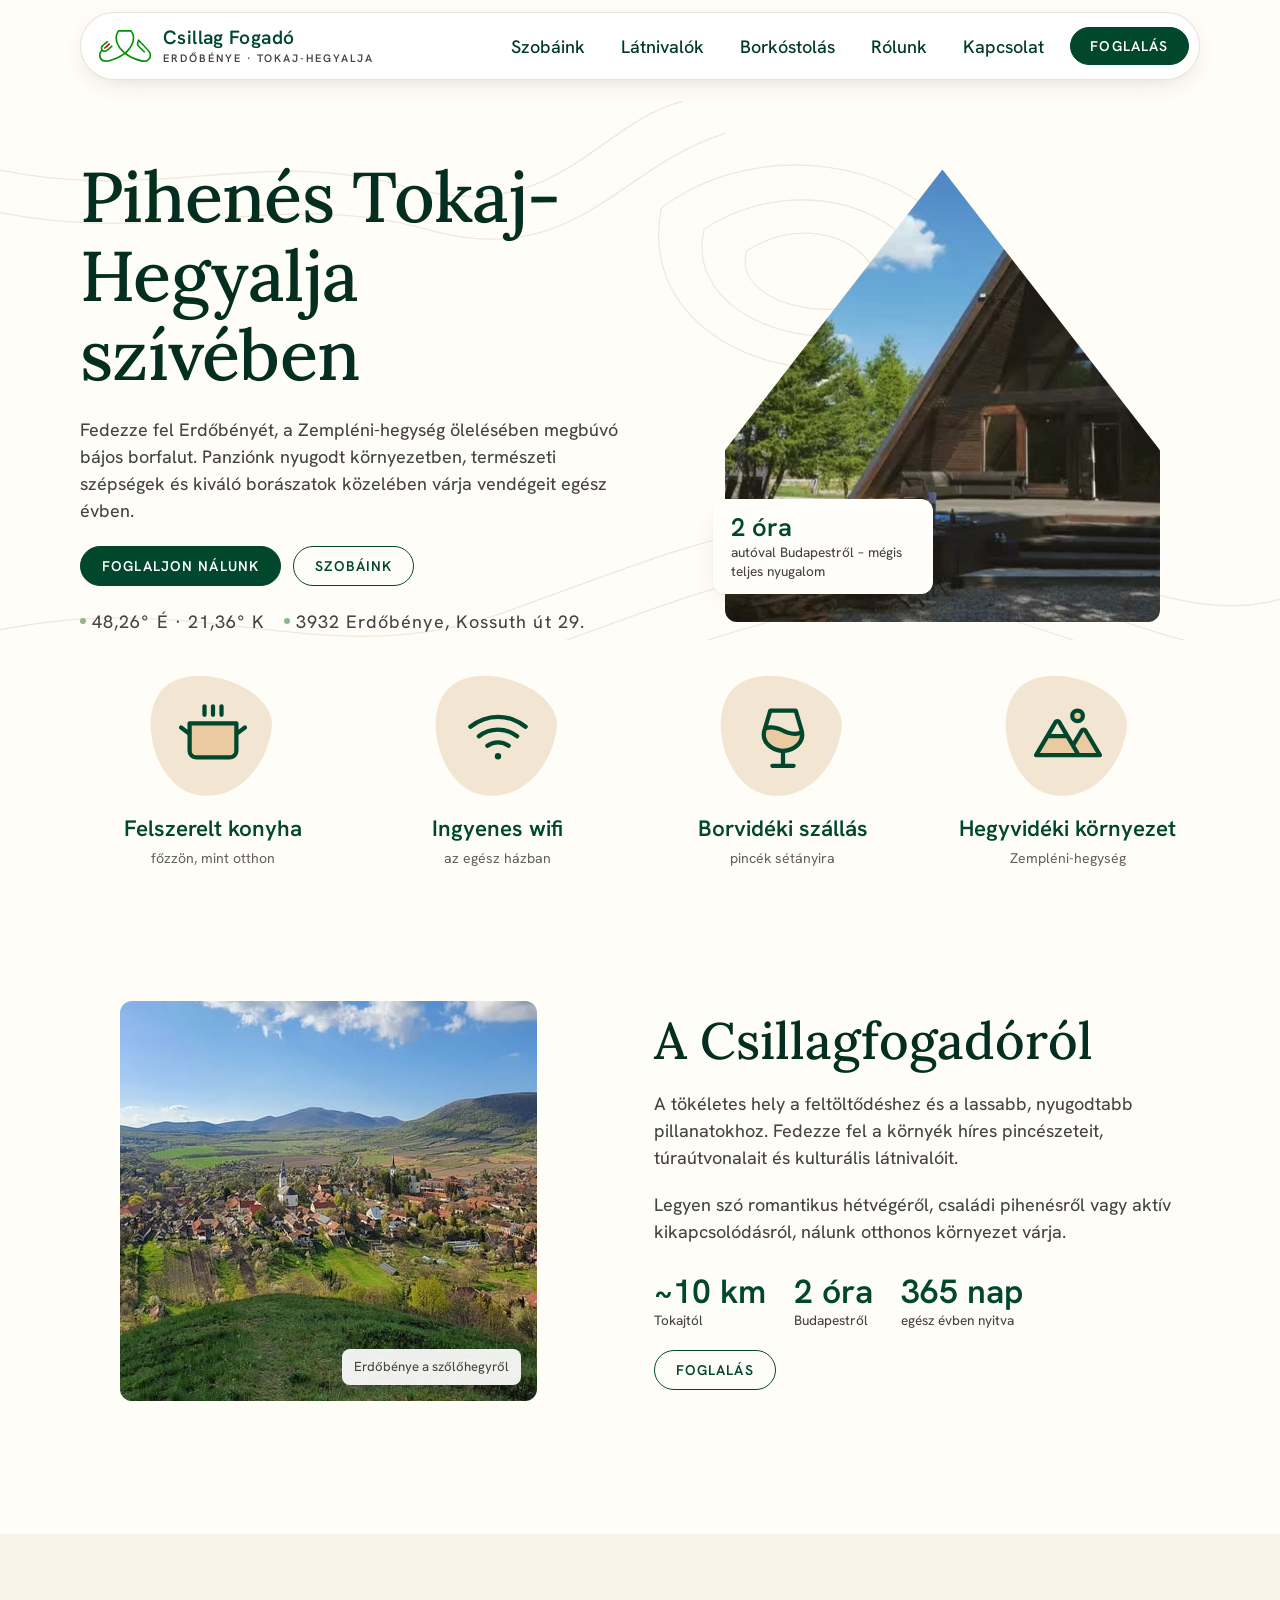
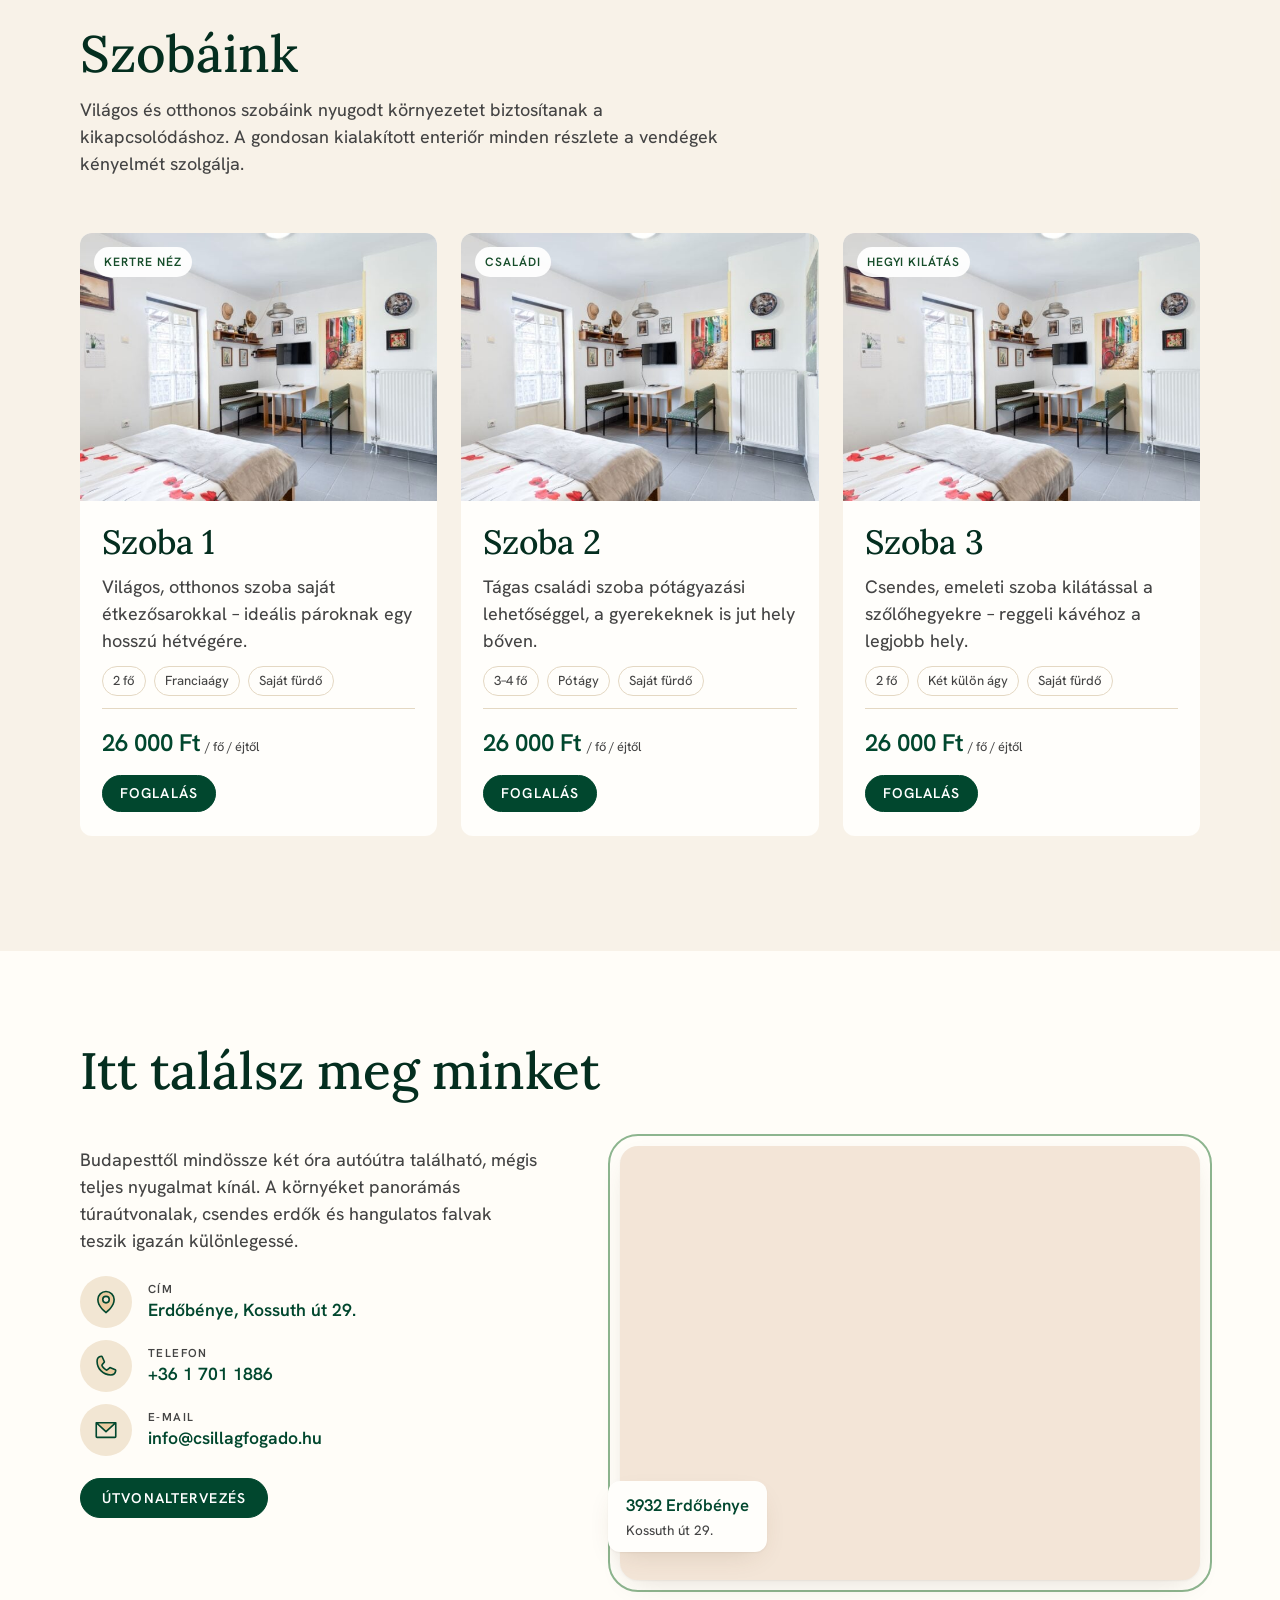
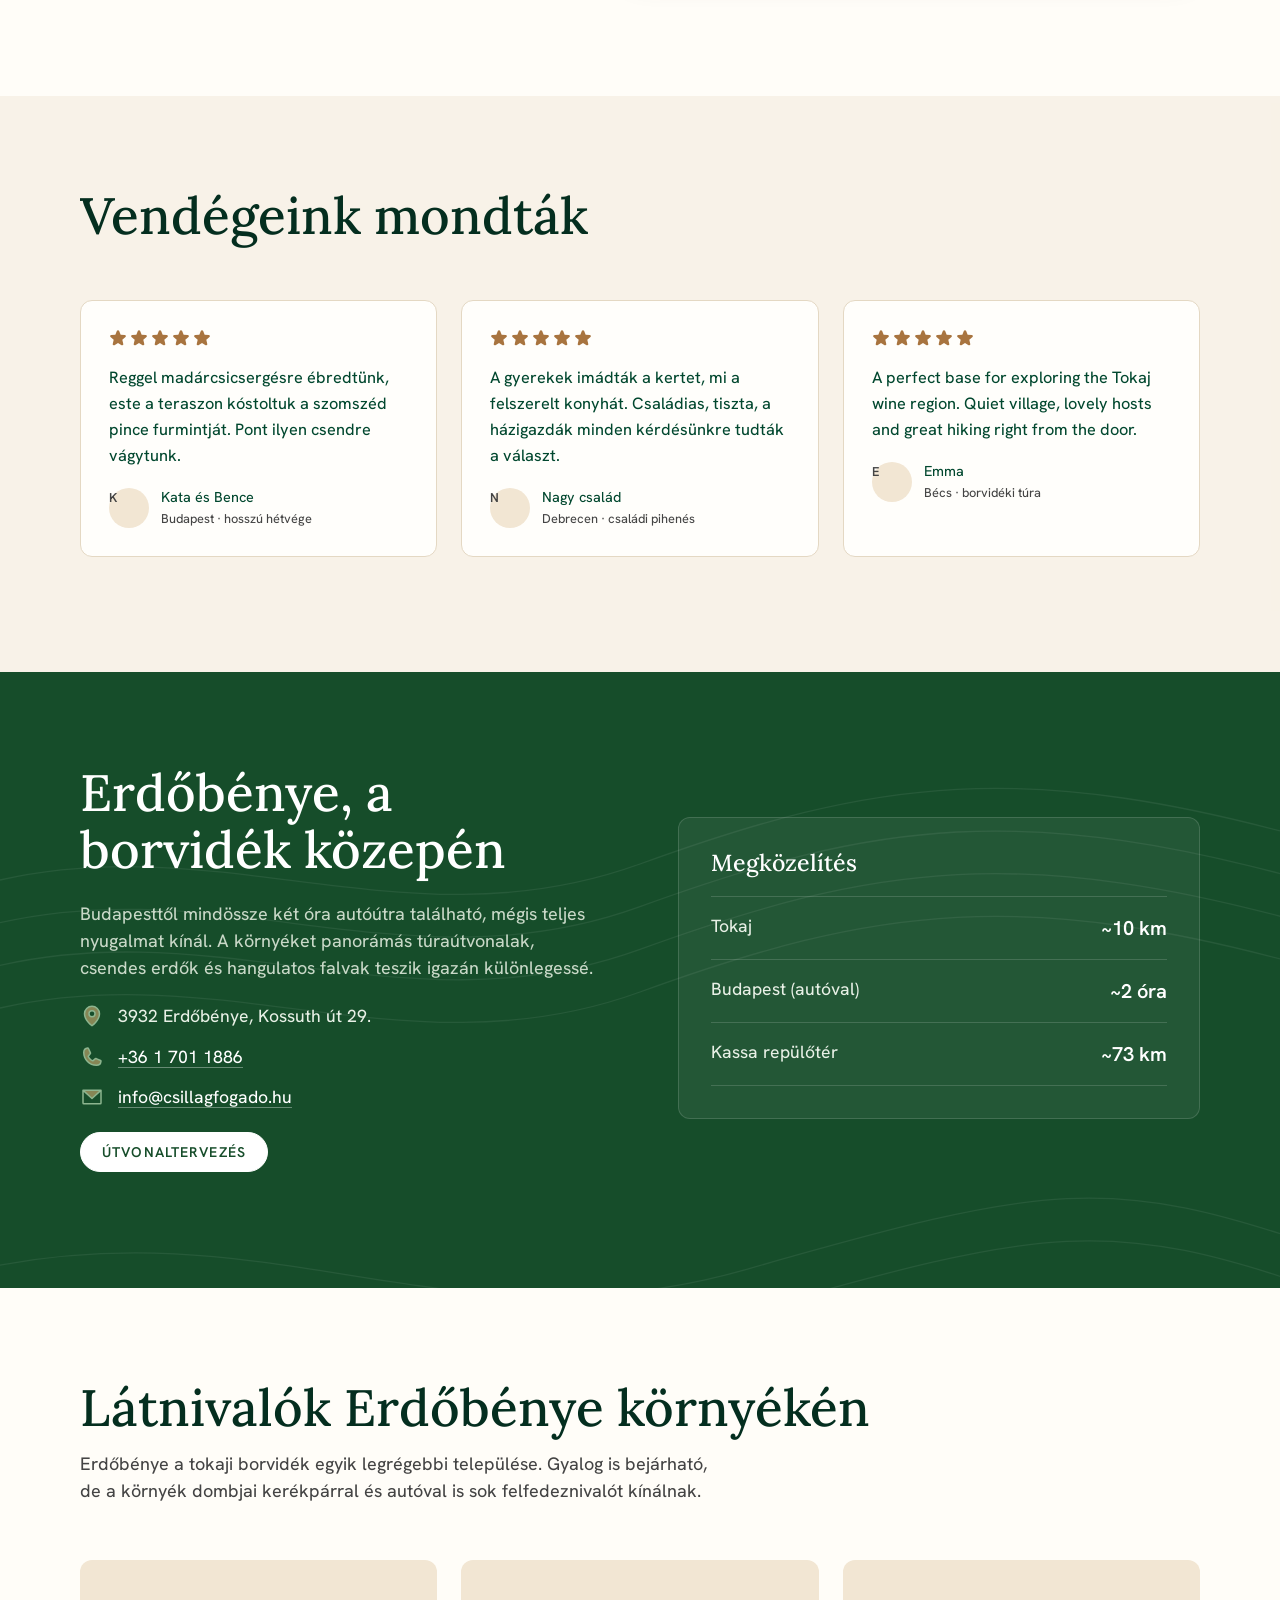
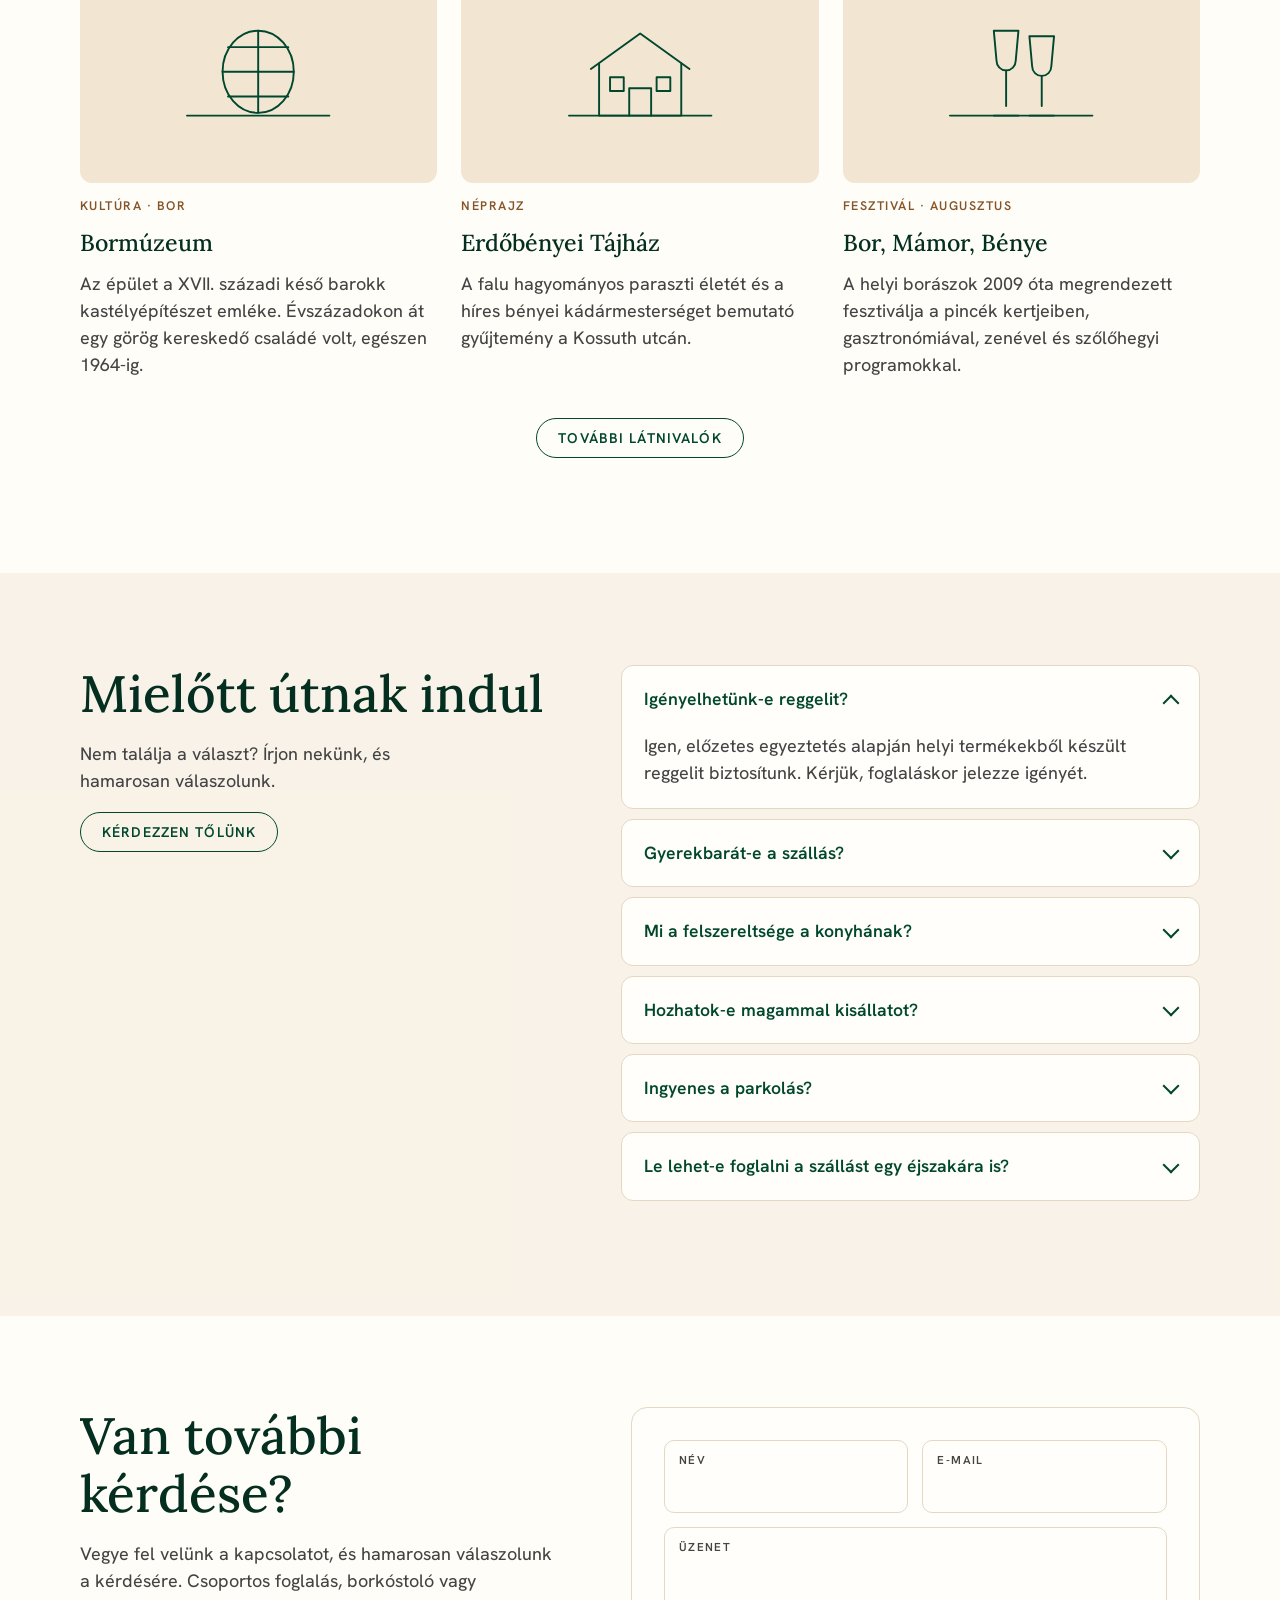
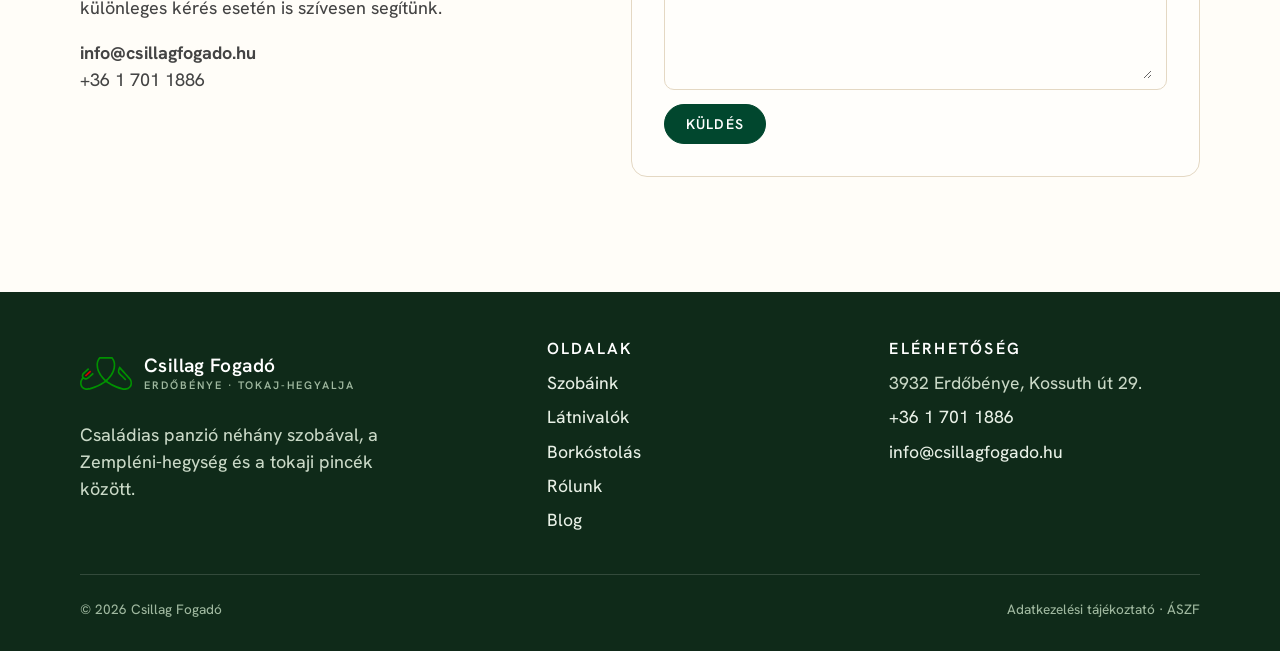
<file: index.html>
<!doctype html>
<html lang="hu">
<head>
<meta charset="utf-8">
<meta name="viewport" content="width=device-width, initial-scale=1, viewport-fit=cover">
<title>Csillag Fogadó – Panzió Erdőbényén, Tokaj-Hegyalján</title>
<meta name="description" content="Családias panzió Erdőbényén, Tokaj-Hegyalja szívében. Néhány otthonos szoba, csend, erdők és pincészetek a közelben – egész évben.">
<!-- SEO -->
<meta name="robots" content="index, follow, max-image-preview:large">
<link rel="canonical" href="https://csillagfogado.hu/">
<meta name="theme-color" content="#164d2a">
<link rel="icon" href="img/logo.svg" type="image/svg+xml">
<link rel="apple-touch-icon" href="img/apple-touch-icon.png">
<link rel="manifest" href="/site.webmanifest">
<meta property="og:type" content="website">
<meta property="og:locale" content="hu_HU">
<meta property="og:site_name" content="Csillag Fogadó">
<meta property="og:title" content="Csillag Fogadó – Panzió Erdőbényén, Tokaj-Hegyalján">
<meta property="og:description" content="Néhány otthonos szoba, csend, erdők és pincészetek a közelben – egész évben.">
<meta property="og:url" content="https://csillagfogado.hu/">
<meta property="og:image" content="https://csillagfogado.hu/img/og-image.png">
<meta property="og:image:width" content="1200">
<meta property="og:image:height" content="630">
<meta property="og:image:alt" content="A Csillag Fogadó fából épült A-háza Erdőbényén">
<meta name="twitter:card" content="summary_large_image">
<meta name="twitter:title" content="Csillag Fogadó – Panzió Erdőbényén, Tokaj-Hegyalján">
<meta name="twitter:description" content="Néhány otthonos szoba, csend, erdők és pincészetek a közelben – egész évben.">
<meta name="twitter:image" content="https://csillagfogado.hu/img/og-image.png">
<script type="application/ld+json">{"@context":"https://schema.org","@graph":[{"@type":"LodgingBusiness","@id":"https://csillagfogado.hu/#szallas","name":"Csillag Fogadó","url":"https://csillagfogado.hu/","description":"Családias panzió Erdőbényén, Tokaj-Hegyalja szívében, néhány otthonos szobával.","image":"https://csillagfogado.hu/img/og-image.png","logo":"https://csillagfogado.hu/img/logo.svg","telephone":"+3617011886","email":"info@csillagfogado.hu","address":{"@type":"PostalAddress","streetAddress":"Kossuth út 29.","postalCode":"3932","addressLocality":"Erdőbénye","addressCountry":"HU"},"geo":{"@type":"GeoCoordinates","latitude":48.26,"longitude":21.36},"priceRange":"Ft 26 000 / fő / éj-től","amenityFeature":[{"@type":"LocationFeatureSpecification","name":"Felszerelt konyha","value":true},{"@type":"LocationFeatureSpecification","name":"Ingyenes wifi","value":true},{"@type":"LocationFeatureSpecification","name":"Ingyenes parkolás","value":true}]},{"@type":"WebSite","@id":"https://csillagfogado.hu/#web","url":"https://csillagfogado.hu/","name":"Csillag Fogadó","inLanguage":"hu"}]}</script>
<!-- /SEO -->
<link rel="preconnect" href="https://fonts.googleapis.com">
<link rel="preconnect" href="https://fonts.gstatic.com" crossorigin>
<link rel="stylesheet" href="https://fonts.googleapis.com/css2?family=Hanken+Grotesk:wght@400;500;600&family=Lora:wght@500&display=swap">
<link rel="stylesheet" href="css/style.css">
</head>
<body>
<a class="skip-link" href="#main">Ugrás a tartalomra</a>

<!-- ICON-SPRITE: Phosphor Icons (MIT) – generálva: node tools/build-icons.js -->
<svg width="0" height="0" style="position:absolute" aria-hidden="true" focusable="false">
  <defs>
    <symbol id="i-mail" viewBox="0 0 256 256"><path class="ph-d" d="M224,56l-96,88L32,56Z"/><path d="M224,48H32a8,8,0,0,0-8,8V192a16,16,0,0,0,16,16H216a16,16,0,0,0,16-16V56A8,8,0,0,0,224,48ZM203.43,64,128,133.15,52.57,64ZM216,192H40V74.19l82.59,75.71a8,8,0,0,0,10.82,0L216,74.19V192Z"/></symbol>
    <symbol id="i-mountain" viewBox="0 0 256 256"><path class="ph-d" d="M144,52a20,20,0,1,1,20,20A20,20,0,0,1,144,52Zm49.44,55.92a8,8,0,0,0-13.77,0l-33,55.75-21-35.67H50.35L8,200H248Z"/><path d="M164,80a28,28,0,1,0-28-28A28,28,0,0,0,164,80Zm0-40a12,12,0,1,1-12,12A12,12,0,0,1,164,40Zm90.88,155.92-54.56-92.08A15.87,15.87,0,0,0,186.55,96h0a15.85,15.85,0,0,0-13.76,7.84L146.63,148l-44.84-76.1a16,16,0,0,0-27.58,0L1.11,195.94A8,8,0,0,0,8,208H248a8,8,0,0,0,6.88-12.08ZM88,80l23.57,40H64.43ZM22,192l33-56h66l33,56Zm150.57,0-16.66-28.28L186.55,112,234,192Z"/></symbol>
    <symbol id="i-phone" viewBox="0 0 256 256"><path class="ph-d" d="M223.94,174.08A48.33,48.33,0,0,1,176,216,136,136,0,0,1,40,80,48.33,48.33,0,0,1,81.92,32.06a8,8,0,0,1,8.3,4.8l21.13,47.2a8,8,0,0,1-.66,7.53L89.32,117a7.93,7.93,0,0,0-.54,7.81c8.27,16.93,25.77,34.22,42.75,42.41a7.92,7.92,0,0,0,7.83-.59l25-21.3a8,8,0,0,1,7.59-.69l47.16,21.13A8,8,0,0,1,223.94,174.08Z"/><path d="M222.37,158.46l-47.11-21.11-.13-.06a16,16,0,0,0-15.17,1.4,8.12,8.12,0,0,0-.75.56L134.87,160c-15.42-7.49-31.34-23.29-38.83-38.51l20.78-24.71c.2-.25.39-.5.57-.77a16,16,0,0,0,1.32-15.06l0-.12L97.54,33.64a16,16,0,0,0-16.62-9.52A56.26,56.26,0,0,0,32,80c0,79.4,64.6,144,144,144a56.26,56.26,0,0,0,55.88-48.92A16,16,0,0,0,222.37,158.46ZM176,208A128.14,128.14,0,0,1,48,80,40.2,40.2,0,0,1,82.87,40a.61.61,0,0,0,0,.12l21,47L83.2,111.86a6.13,6.13,0,0,0-.57.77,16,16,0,0,0-1,15.7c9.06,18.53,27.73,37.06,46.46,46.11a16,16,0,0,0,15.75-1.14,8.44,8.44,0,0,0,.74-.56L168.89,152l47,21.05h0s.08,0,.11,0A40.21,40.21,0,0,1,176,208Z"/></symbol>
    <symbol id="i-pin" viewBox="0 0 256 256"><path class="ph-d" d="M128,24a80,80,0,0,0-80,80c0,72,80,128,80,128s80-56,80-128A80,80,0,0,0,128,24Zm0,112a32,32,0,1,1,32-32A32,32,0,0,1,128,136Z"/><path d="M128,64a40,40,0,1,0,40,40A40,40,0,0,0,128,64Zm0,64a24,24,0,1,1,24-24A24,24,0,0,1,128,128Zm0-112a88.1,88.1,0,0,0-88,88c0,31.4,14.51,64.68,42,96.25a254.19,254.19,0,0,0,41.45,38.3,8,8,0,0,0,9.18,0A254.19,254.19,0,0,0,174,200.25c27.45-31.57,42-64.85,42-96.25A88.1,88.1,0,0,0,128,16Zm0,206c-16.53-13-72-60.75-72-118a72,72,0,0,1,144,0C200,161.23,144.53,209,128,222Z"/></symbol>
    <symbol id="i-pot" viewBox="0 0 256 256"><path class="ph-d" d="M216,80V184a24,24,0,0,1-24,24H64a24,24,0,0,1-24-24V80Z"/><path d="M88,48V16a8,8,0,0,1,16,0V48a8,8,0,0,1-16,0Zm40,8a8,8,0,0,0,8-8V16a8,8,0,0,0-16,0V48A8,8,0,0,0,128,56Zm32,0a8,8,0,0,0,8-8V16a8,8,0,0,0-16,0V48A8,8,0,0,0,160,56Zm92.8,46.4L224,124v60a32,32,0,0,1-32,32H64a32,32,0,0,1-32-32V124L3.2,102.4a8,8,0,0,1,9.6-12.8L32,104V80a8,8,0,0,1,8-8H216a8,8,0,0,1,8,8v24l19.2-14.4a8,8,0,0,1,9.6,12.8ZM208,88H48v96a16,16,0,0,0,16,16H192a16,16,0,0,0,16-16Z"/></symbol>
    <symbol id="i-star" viewBox="0 0 256 256"><path d="M234.29,114.85l-45,38.83L203,211.75a16.4,16.4,0,0,1-24.5,17.82L128,198.49,77.47,229.57A16.4,16.4,0,0,1,53,211.75l13.76-58.07-45-38.83A16.46,16.46,0,0,1,31.08,86l59-4.76,22.76-55.08a16.36,16.36,0,0,1,30.27,0l22.75,55.08,59,4.76a16.46,16.46,0,0,1,9.37,28.86Z"/></symbol>
    <symbol id="i-wifi" viewBox="0 0 256 256"><path d="M140,204a12,12,0,1,1-12-12A12,12,0,0,1,140,204ZM237.08,87A172,172,0,0,0,18.92,87,8,8,0,0,0,29.08,99.37a156,156,0,0,1,197.84,0A8,8,0,0,0,237.08,87ZM205,122.77a124,124,0,0,0-153.94,0A8,8,0,0,0,61,135.31a108,108,0,0,1,134.06,0,8,8,0,0,0,11.24-1.3A8,8,0,0,0,205,122.77Zm-32.26,35.76a76.05,76.05,0,0,0-89.42,0,8,8,0,0,0,9.42,12.94,60,60,0,0,1,70.58,0,8,8,0,1,0,9.42-12.94Z"/></symbol>
    <symbol id="i-wine" viewBox="0 0 256 256"><path class="ph-d" d="M182.48,162.5a79.77,79.77,0,0,1-109,0A55.86,55.86,0,0,1,58.3,105.93l1.57-5.31h0C72.49,95.21,95.2,91.4,128,108c35.86,18.16,59.67,11.89,71.42,5.84h0A55.72,55.72,0,0,1,182.48,162.5Z"/><path d="M205.33,103.67,183.56,29.74A8,8,0,0,0,175.89,24H80.11a8,8,0,0,0-7.67,5.74L50.67,103.67a63.46,63.46,0,0,0,17.42,64.67A87.41,87.41,0,0,0,120,191.63V232H88a8,8,0,1,0,0,16h80a8,8,0,1,0,0-16H136V191.63a87.39,87.39,0,0,0,51.91-23.29A63.48,63.48,0,0,0,205.33,103.67ZM86.09,40h83.82L190,108.19c.09.3.17.6.25.9-21.42,7.68-45.54-1.6-58.63-8.23C106.43,88.11,86.43,86.49,71.68,88.93ZM177,156.65a71.69,71.69,0,0,1-98,0,47.55,47.55,0,0,1-13-48.46l.45-1.52c12-4.06,31.07-5.14,57.93,8.47,11.15,5.65,29.16,12.85,48.43,12.85a68.64,68.64,0,0,0,19.05-2.6A47.2,47.2,0,0,1,177,156.65Z"/></symbol>
  </defs>
</svg>
<!-- /ICON-SPRITE -->


<header class="site-header" id="top">
  <div class="wrap">
    <a class="brand" href="#top" aria-label="Csillag Fogadó – kezdőlap">
      <img src="img/logo.svg" alt="" width="52" height="33">
      <span class="brand-name">Csillag Fogadó<small>Erdőbénye · Tokaj-Hegyalja</small></span>
    </a>
    <button class="nav-toggle" type="button" aria-expanded="false" aria-controls="main-nav" aria-label="Menü megnyitása"><span></span></button>
    <nav class="nav" id="main-nav" aria-label="Főmenü">
      <a href="#szobak">Szobáink</a>
      <a href="#latnivalok">Látnivalók</a>
      <a href="/borkostolas/">Borkóstolás</a>
      <a href="#rolunk">Rólunk</a>
      <a href="#kapcsolat">Kapcsolat</a>
      <a class="btn" href="https://booking.godirect.website/csillag-fogado" target="_blank" rel="noopener">Foglalás</a>
    </nav>
  </div>
</header>

<main id="main">

  <!-- HERO -->
  <section class="hero" aria-labelledby="hero-title">
    <svg class="topo" viewBox="0 0 1200 700" preserveAspectRatio="xMidYMid slice" aria-hidden="true">
      <path d="M-20 520 C 180 470 300 560 470 500 S 760 380 920 430 S 1150 520 1240 470"/>
      <path d="M-20 560 C 200 510 320 600 490 540 S 780 420 940 470 S 1160 560 1240 510"/>
      <path d="M-20 600 C 220 550 340 640 510 580 S 800 460 960 510 S 1170 600 1240 550"/>
      <path d="M-20 640 C 240 590 360 680 530 620 S 820 500 980 550 S 1180 640 1240 590"/>
      <path d="M620 120 C 700 60 820 70 880 130 S 900 260 800 270 S 600 220 620 120Z"/>
      <path d="M660 140 C 720 100 800 105 845 145 S 860 235 790 240 S 645 205 660 140Z"/>
      <path d="M700 160 C 740 135 785 140 810 165 S 815 215 775 215 S 690 195 700 160Z"/>
      <path d="M-20 80 C 140 120 240 60 380 100 S 560 40 640 20"/>
      <path d="M-20 120 C 150 160 260 100 400 140 S 580 80 680 50"/>
    </svg>
    <div class="wrap">
      <div class="hero-copy">
        <h1 id="hero-title">Pihenés Tokaj-Hegyalja szívében</h1>
        <p class="hero-lead">Fedezze fel Erdőbényét, a Zempléni-hegység ölelésében megbúvó bájos borfalut. Panziónk nyugodt környezetben, természeti szépségek és kiváló borászatok közelében várja vendégeit egész évben.</p>
        <div class="hero-actions">
          <a class="btn" href="https://booking.godirect.website/csillag-fogado" target="_blank" rel="noopener">Foglaljon nálunk</a>
          <a class="btn btn--ghost" href="#szobak">Szobáink</a>
        </div>
        <p class="coords"><span>48,26° É · 21,36° K</span><span>3932 Erdőbénye, Kossuth út 29.</span></p>
      </div>
      <figure class="hero-figure">
        <div class="aframe">
          <img src="img/hero.jpg" fetchpriority="high" alt="A Csillag Fogadó fából épült A-háza fenyők között, napos kerttel" width="946" height="533">
        </div>
        <div class="hero-badge">
          <strong>2 óra</strong>
          <span>autóval Budapestről – mégis teljes nyugalom</span>
        </div>
      </figure>
    </div>
  </section>

  <!-- KÉNYELMI JELEK -->
  <section class="amenities" aria-label="Amit kínálunk">
    <div class="wrap">
      <ul>
        <li>
          <svg class="ic" aria-hidden="true"><use href="#i-pot"/></svg>
          <span>Felszerelt konyha<small>főzzön, mint otthon</small></span>
        </li>
        <li>
          <svg class="ic" aria-hidden="true"><use href="#i-wifi"/></svg>
          <span>Ingyenes wifi<small>az egész házban</small></span>
        </li>
        <li>
          <svg class="ic" aria-hidden="true"><use href="#i-wine"/></svg>
          <span>Borvidéki szállás<small>pincék sétányira</small></span>
        </li>
        <li>
          <svg class="ic" aria-hidden="true"><use href="#i-mountain"/></svg>
          <span>Hegyvidéki környezet<small>Zempléni-hegység</small></span>
        </li>
      </ul>
    </div>
  </section>

  <!-- TÖRTÉNET -->
  <section class="section story" id="rolunk" aria-labelledby="story-title">
    <div class="wrap">
      <figure class="story-media reveal">
        <img src="img/about.jpg" alt="Kilátás Erdőbényére: a falu templomtornya, szőlők és a Zempléni-hegység" width="600" height="400" loading="lazy">
        <figcaption>Erdőbénye a szőlőhegyről</figcaption>
      </figure>
      <div class="story-copy reveal">
        <h2 id="story-title">A Csillagfogadóról</h2>
        <p>A tökéletes hely a feltöltődéshez és a lassabb, nyugodtabb pillanatokhoz. Fedezze fel a környék híres pincészeteit, túraútvonalait és kulturális látnivalóit.</p>
        <p>Legyen szó romantikus hétvégéről, családi pihenésről vagy aktív kikapcsolódásról, nálunk otthonos környezet várja.</p>
        <div class="facts">
          <div><strong>~10 km</strong><span>Tokajtól</span></div>
          <div><strong>2 óra</strong><span>Budapestről</span></div>
          <div><strong>365 nap</strong><span>egész évben nyitva</span></div>
        </div>
        <a class="btn btn--ghost" href="https://booking.godirect.website/csillag-fogado" target="_blank" rel="noopener" style="justify-self:start">Foglalás</a>
      </div>
    </div>
  </section>

  <!-- SZOBÁK -->
  <section class="section rooms" id="szobak" aria-labelledby="rooms-title">
    <div class="wrap">
      <div class="section-head">
        <div>
          <h2 id="rooms-title" style="font-size:var(--step-3)">Szobáink</h2>
          <p>Világos és otthonos szobáink nyugodt környezetet biztosítanak a kikapcsolódáshoz. A gondosan kialakított enteriőr minden részlete a vendégek kényelmét szolgálja.</p>
        </div>
      </div>

      <div class="room-grid">
        <article class="room reveal">
          <div class="room-img">
            <a href="/szoba-1/" tabindex="-1" aria-hidden="true">
              <img src="img/room.jpg" alt="Világos szoba franciaágyal, kis étkezősarokkal" width="700" height="467" loading="lazy">
              <span class="room-tag">Kertre néz</span>
            </a>
          </div>
          <div class="room-body">
            <h3><a href="/szoba-1/">Szoba 1</a></h3>
            <p>Világos, otthonos szoba saját étkezősarokkal – ideális pároknak egy hosszú hétvégére.</p>
            <ul class="room-meta"><li>2 fő</li><li>Franciaágy</li><li>Saját fürdő</li></ul>
            <div class="room-foot">
              <p class="price"><strong>26 000 Ft</strong><span>/ fő / éjtől</span></p>
              <a class="btn" href="/szoba-1/#foglalas" aria-label="Foglalás – Szoba 1">Foglalás</a>
            </div>
          </div>
        </article>

        <!-- MINTA: Szoba 2 – a tartalom és a fotó cserélendő -->
        <article class="room reveal">
          <div class="room-img">
            <img src="img/room.jpg" alt="Szoba 2 – mintakép" width="700" height="467" loading="lazy" style="object-position:85% 50%">
            <span class="room-tag">Családi</span>
          </div>
          <div class="room-body">
            <h3>Szoba 2</h3>
            <p>Tágas családi szoba pótágyazási lehetőséggel, a gyerekeknek is jut hely bőven.</p>
            <ul class="room-meta"><li>3–4 fő</li><li>Pótágy</li><li>Saját fürdő</li></ul>
            <div class="room-foot">
              <p class="price"><strong>26 000 Ft</strong><span>/ fő / éjtől</span></p>
              <a class="btn" href="/szoba-2/#foglalas" aria-label="Foglalás – Szoba 2">Foglalás</a>
            </div>
          </div>
        </article>

        <!-- MINTA: Szoba 3 – a tartalom és a fotó cserélendő -->
        <article class="room reveal">
          <div class="room-img">
            <img src="img/room.jpg" alt="Szoba 3 – mintakép" width="700" height="467" loading="lazy" style="object-position:20% 80%">
            <span class="room-tag">Hegyi kilátás</span>
          </div>
          <div class="room-body">
            <h3>Szoba 3</h3>
            <p>Csendes, emeleti szoba kilátással a szőlőhegyekre – reggeli kávéhoz a legjobb hely.</p>
            <ul class="room-meta"><li>2 fő</li><li>Két külön ágy</li><li>Saját fürdő</li></ul>
            <div class="room-foot">
              <p class="price"><strong>26 000 Ft</strong><span>/ fő / éjtől</span></p>
              <a class="btn" href="/szoba-3/#foglalas" aria-label="Foglalás – Szoba 3">Foglalás</a>
            </div>
          </div>
        </article>
      </div>
    </div>
  </section>

  <!-- ITT TALÁLSZ MEG MINKET -->
  <section class="section findus" id="elerhetoseg" aria-labelledby="findus-title">
    <div class="wrap">
      <h2 id="findus-title" class="findus-title reveal">Itt találsz meg minket</h2>
      <div class="findus-copy reveal">
        <p>Budapesttől mindössze két óra autóútra található, mégis teljes nyugalmat kínál. A környéket panorámás túraútvonalak, csendes erdők és hangulatos falvak teszik igazán különlegessé.</p>
        <ul class="findus-list">
          <li>
            <span class="findus-icon"><svg class="ic" aria-hidden="true"><use href="#i-pin"/></svg></span>
            <a href="https://www.google.com/maps/search/?api=1&query=Erd%C5%91b%C3%A9nye+Kossuth+utca+29" target="_blank" rel="noopener"><small>Cím</small>Erdőbénye, Kossuth út 29.</a>
          </li>
          <li>
            <span class="findus-icon"><svg class="ic" aria-hidden="true"><use href="#i-phone"/></svg></span>
            <a href="tel:+3617011886"><small>Telefon</small>+36 1 701 1886</a>
          </li>
          <li>
            <span class="findus-icon"><svg class="ic" aria-hidden="true"><use href="#i-mail"/></svg></span>
            <a href="mailto:info@csillagfogado.hu"><small>E-mail</small>info@csillagfogado.hu</a>
          </li>
        </ul>
        <a class="btn" href="https://www.google.com/maps/search/?api=1&query=Erd%C5%91b%C3%A9nye+Kossuth+utca+29" target="_blank" rel="noopener">Útvonaltervezés</a>
      </div>
      <div class="findus-map reveal">
        <iframe title="A Csillag Fogadó helye a térképen" src="https://www.google.com/maps?q=Erd%C5%91b%C3%A9nye+Kossuth+utca+29&hl=hu&z=15&output=embed" loading="lazy" referrerpolicy="no-referrer-when-downgrade" allowfullscreen></iframe>
        <div class="findus-pin"><strong>3932 Erdőbénye</strong><span>Kossuth út 29.</span></div>
      </div>
    </div>
  </section>

  <!-- VÉLEMÉNYEK – MINTA: valós vendégvéleményekre cserélendő -->
  <section class="section reviews" aria-labelledby="reviews-title">
    <div class="wrap">
      <div class="section-head">
        <h2 id="reviews-title" style="font-size:var(--step-3)">Vendégeink mondták</h2>
      </div>
      <div class="review-track">
        <article class="review reveal">
          <div class="stars" role="img" aria-label="5 csillagból 5"><svg class="ic" aria-hidden="true"><use href="#i-star"/></svg><svg class="ic" aria-hidden="true"><use href="#i-star"/></svg><svg class="ic" aria-hidden="true"><use href="#i-star"/></svg><svg class="ic" aria-hidden="true"><use href="#i-star"/></svg><svg class="ic" aria-hidden="true"><use href="#i-star"/></svg></div>
          <blockquote>Reggel madárcsicsergésre ébredtünk, este a teraszon kóstoltuk a szomszéd pince furmintját. Pont ilyen csendre vágytunk.</blockquote>
          <footer><span class="avatar" aria-hidden="true">K</span><div>Kata és Bence<span>Budapest · hosszú hétvége</span></div></footer>
        </article>
        <article class="review reveal">
          <div class="stars" role="img" aria-label="5 csillagból 5"><svg class="ic" aria-hidden="true"><use href="#i-star"/></svg><svg class="ic" aria-hidden="true"><use href="#i-star"/></svg><svg class="ic" aria-hidden="true"><use href="#i-star"/></svg><svg class="ic" aria-hidden="true"><use href="#i-star"/></svg><svg class="ic" aria-hidden="true"><use href="#i-star"/></svg></div>
          <blockquote>A gyerekek imádták a kertet, mi a felszerelt konyhát. Családias, tiszta, a házigazdák minden kérdésünkre tudták a választ.</blockquote>
          <footer><span class="avatar" aria-hidden="true">N</span><div>Nagy család<span>Debrecen · családi pihenés</span></div></footer>
        </article>
        <article class="review reveal">
          <div class="stars" role="img" aria-label="5 csillagból 5"><svg class="ic" aria-hidden="true"><use href="#i-star"/></svg><svg class="ic" aria-hidden="true"><use href="#i-star"/></svg><svg class="ic" aria-hidden="true"><use href="#i-star"/></svg><svg class="ic" aria-hidden="true"><use href="#i-star"/></svg><svg class="ic" aria-hidden="true"><use href="#i-star"/></svg></div>
          <blockquote>A perfect base for exploring the Tokaj wine region. Quiet village, lovely hosts and great hiking right from the door.</blockquote>
          <footer><span class="avatar" aria-hidden="true">E</span><div>Emma<span>Bécs · borvidéki túra</span></div></footer>
        </article>
      </div>
    </div>
  </section>

  <!-- HELYSZÍN -->
  <section class="section location" id="kapcsolat-info" aria-labelledby="location-title">
    <svg class="topo" viewBox="0 0 1200 700" preserveAspectRatio="xMidYMid slice" aria-hidden="true">
      <path d="M-20 200 C 200 140 380 260 600 180 S 960 80 1240 160"/>
      <path d="M-20 240 C 200 180 380 300 600 220 S 960 120 1240 200"/>
      <path d="M-20 280 C 200 220 380 340 600 260 S 960 160 1240 240"/>
      <path d="M-20 320 C 200 260 380 380 600 300 S 960 200 1240 280"/>
      <path d="M-20 560 C 260 500 420 640 700 560 S 1040 470 1240 540"/>
      <path d="M-20 600 C 260 540 420 680 700 600 S 1040 510 1240 580"/>
    </svg>
    <div class="wrap">
      <div class="location-copy reveal">
        <h2 id="location-title">Erdőbénye, a borvidék közepén</h2>
        <p>Budapesttől mindössze két óra autóútra található, mégis teljes nyugalmat kínál. A környéket panorámás túraútvonalak, csendes erdők és hangulatos falvak teszik igazán különlegessé.</p>
        <ul class="contact-list">
          <li><svg class="ic" aria-hidden="true"><use href="#i-pin"/></svg>3932 Erdőbénye, Kossuth út 29.</li>
          <li><svg class="ic" aria-hidden="true"><use href="#i-phone"/></svg><a href="tel:+3617011886">+36 1 701 1886</a></li>
          <li><svg class="ic" aria-hidden="true"><use href="#i-mail"/></svg><a href="mailto:info@csillagfogado.hu">info@csillagfogado.hu</a></li>
        </ul>
        <a class="btn" href="https://www.google.com/maps/search/?api=1&query=Erd%C5%91b%C3%A9nye+Kossuth+utca+29" target="_blank" rel="noopener">Útvonaltervezés</a>
      </div>
      <div class="map-card reveal">
        <h3>Megközelítés</h3>
        <ul class="distances">
          <li><span>Tokaj</span><strong>~10 km</strong></li>
          <li><span>Budapest (autóval)</span><strong>~2 óra</strong></li>
          <li><span>Kassa repülőtér</span><strong>~73 km</strong></li>
        </ul>
      </div>
    </div>
  </section>

  <!-- LÁTNIVALÓK -->
  <section class="section sights" id="latnivalok" aria-labelledby="sights-title">
    <div class="wrap">
      <div class="section-head">
        <h2 id="sights-title" style="font-size:var(--step-3)">Látnivalók Erdőbénye környékén</h2>
        <p>Erdőbénye a tokaji borvidék egyik legrégebbi települése. Gyalog is bejárható, de a környék dombjai kerékpárral és autóval is sok felfedeznivalót kínálnak.</p>
      </div>
      <div class="sights-grid">
        <article class="sight reveal">
          <div class="sight-visual is-illustration" aria-hidden="true">
            <svg viewBox="0 0 120 80"><ellipse cx="60" cy="40" rx="26" ry="30"/><path d="M34 40h52M38 22h44M38 58h44"/><path d="M8 72h104"/><path d="M60 10v60"/></svg>
          </div>
          <span class="sight-kicker">Kultúra · bor</span>
          <h3>Bormúzeum</h3>
          <p>Az épület a XVII. századi késő barokk kastélyépítészet emléke. Évszázadokon át egy görög kereskedő családé volt, egészen 1964-ig.</p>
        </article>
        <article class="sight reveal">
          <div class="sight-visual is-illustration" aria-hidden="true">
            <svg viewBox="0 0 120 80"><path d="M24 38 60 12l36 26"/><path d="M30 34v38h60V34"/><path d="M52 72V52h16v20"/><path d="M38 44h10v10H38zM72 44h10v10H72z"/><path d="M8 72h104"/></svg>
          </div>
          <span class="sight-kicker">Néprajz</span>
          <h3>Erdőbényei Tájház</h3>
          <p>A falu hagyományos paraszti életét és a híres bényei kádármesterséget bemutató gyűjtemény a Kossuth utcán.</p>
        </article>
        <article class="sight reveal">
          <div class="sight-visual is-illustration" aria-hidden="true">
            <svg viewBox="0 0 120 80"><path d="M40 10h18l-2 22a7 7 0 0 1-14 0z"/><path d="M49 39v26m-9 7h18"/><path d="M66 14h18l-2 22a7 7 0 0 1-14 0z"/><path d="M75 43v22m-9 7h18"/><path d="M8 72h104"/></svg>
          </div>
          <span class="sight-kicker">Fesztivál · augusztus</span>
          <h3>Bor, Mámor, Bénye</h3>
          <p>A helyi borászok 2009 óta megrendezett fesztiválja a pincék kertjeiben, gasztronómiával, zenével és szőlőhegyi programokkal.</p>
        </article>
      </div>
      <div class="sights-more">
        <a class="btn btn--ghost" href="/latnivalok/">További látnivalók</a>
      </div>
    </div>
  </section>

  <!-- GYIK – A VÁLASZOK MINTÁK, a tulajdonossal pontosítandók -->
  <section class="section faq" aria-labelledby="faq-title">
    <div class="wrap">
      <div class="faq-aside">
        <h2 id="faq-title">Mielőtt útnak indul</h2>
        <p>Nem találja a választ? Írjon nekünk, és hamarosan válaszolunk.</p>
        <a class="btn btn--ghost" href="#kapcsolat" style="justify-self:start">Kérdezzen tőlünk</a>
      </div>
      <div class="faq-list">
        <details open>
          <summary>Igényelhetünk-e reggelit?</summary>
          <p>Igen, előzetes egyeztetés alapján helyi termékekből készült reggelit biztosítunk. Kérjük, foglaláskor jelezze igényét.</p>
        </details>
        <details>
          <summary>Gyerekbarát-e a szállás?</summary>
          <p>Igen, a családokat szeretettel várjuk. A kertben a gyerekek biztonságosan játszhatnak, kiságy kérésre elérhető.</p>
        </details>
        <details>
          <summary>Mi a felszereltsége a konyhának?</summary>
          <p>A konyhában hűtő, főzőlap, mikrohullámú sütő, kávéfőző, vízforraló, valamint edények és evőeszközök állnak rendelkezésre.</p>
        </details>
        <details>
          <summary>Hozhatok-e magammal kisállatot?</summary>
          <p>Kisállatot előzetes egyeztetés után fogadunk. Kérjük, foglalás előtt vegye fel velünk a kapcsolatot.</p>
        </details>
        <details>
          <summary>Ingyenes a parkolás?</summary>
          <p>Igen, a vendégek autói számára ingyenes parkolási lehetőséget biztosítunk a szállás mellett.</p>
        </details>
        <details>
          <summary>Le lehet-e foglalni a szállást egy éjszakára is?</summary>
          <p>Igen, hét közben egy éjszakára is foglalható. Hétvégén és ünnepnapokon minimum két éjszaka lehet a feltétel.</p>
        </details>
      </div>
    </div>
  </section>

  <!-- KAPCSOLAT -->
  <section class="section contact" id="kapcsolat" aria-labelledby="contact-title">
    <div class="wrap">
      <div class="contact-copy">
        <h2 id="contact-title">Van további kérdése?</h2>
        <p>Vegye fel velünk a kapcsolatot, és hamarosan válaszolunk a kérdésére. Csoportos foglalás, borkóstoló vagy különleges kérés esetén is szívesen segítünk.</p>
        <p><strong>info@csillagfogado.hu</strong><br>+36 1 701 1886</p>
      </div>
      <form class="contact-form" id="contact-form" novalidate>
        <div class="row">
          <div class="field">
            <label for="c-name">Név</label>
            <input type="text" id="c-name" name="name" autocomplete="name" required>
          </div>
          <div class="field">
            <label for="c-email">E-mail</label>
            <input type="email" id="c-email" name="email" autocomplete="email" required>
          </div>
        </div>
        <div class="field">
          <label for="c-msg">Üzenet</label>
          <textarea id="c-msg" name="message" rows="5" required></textarea>
        </div>
        <button class="btn" type="submit">Küldés</button>
        <p class="form-note" id="form-note" role="status" hidden></p>
      </form>
    </div>
  </section>

</main>

<footer class="site-footer">
  <div class="wrap">
    <div class="footer-brand">
      <a class="brand" href="#top">
        <img src="img/logo.svg" alt="" width="52" height="33">
        <span class="brand-name">Csillag Fogadó<small>Erdőbénye · Tokaj-Hegyalja</small></span>
      </a>
      <p>Családias panzió néhány szobával, a Zempléni-hegység és a tokaji pincék között.</p>
    </div>
    <div>
      <h3>Oldalak</h3>
      <ul>
        <li><a href="#szobak">Szobáink</a></li>
        <li><a href="#latnivalok">Látnivalók</a></li>
        <li><a href="/borkostolas/">Borkóstolás</a></li>
        <li><a href="#rolunk">Rólunk</a></li>
        <li><a href="/journal/">Blog</a></li>
      </ul>
    </div>
    <div>
      <h3>Elérhetőség</h3>
      <ul>
        <li>3932 Erdőbénye, Kossuth út 29.</li>
        <li><a href="tel:+3617011886">+36 1 701 1886</a></li>
        <li><a href="mailto:info@csillagfogado.hu">info@csillagfogado.hu</a></li>
      </ul>
    </div>
    <div class="footer-bottom">
      <span>© <span id="year">2026</span> Csillag Fogadó</span>
      <span>Adatkezelési tájékoztató · ÁSZF</span>
    </div>
  </div>
</footer>

<div class="mobile-cta" id="mobile-cta">
  <a class="btn" href="https://booking.godirect.website/csillag-fogado" target="_blank" rel="noopener">Foglalás</a>
</div>

<script src="js/main.js"></script>
</body>
</html>
</file>
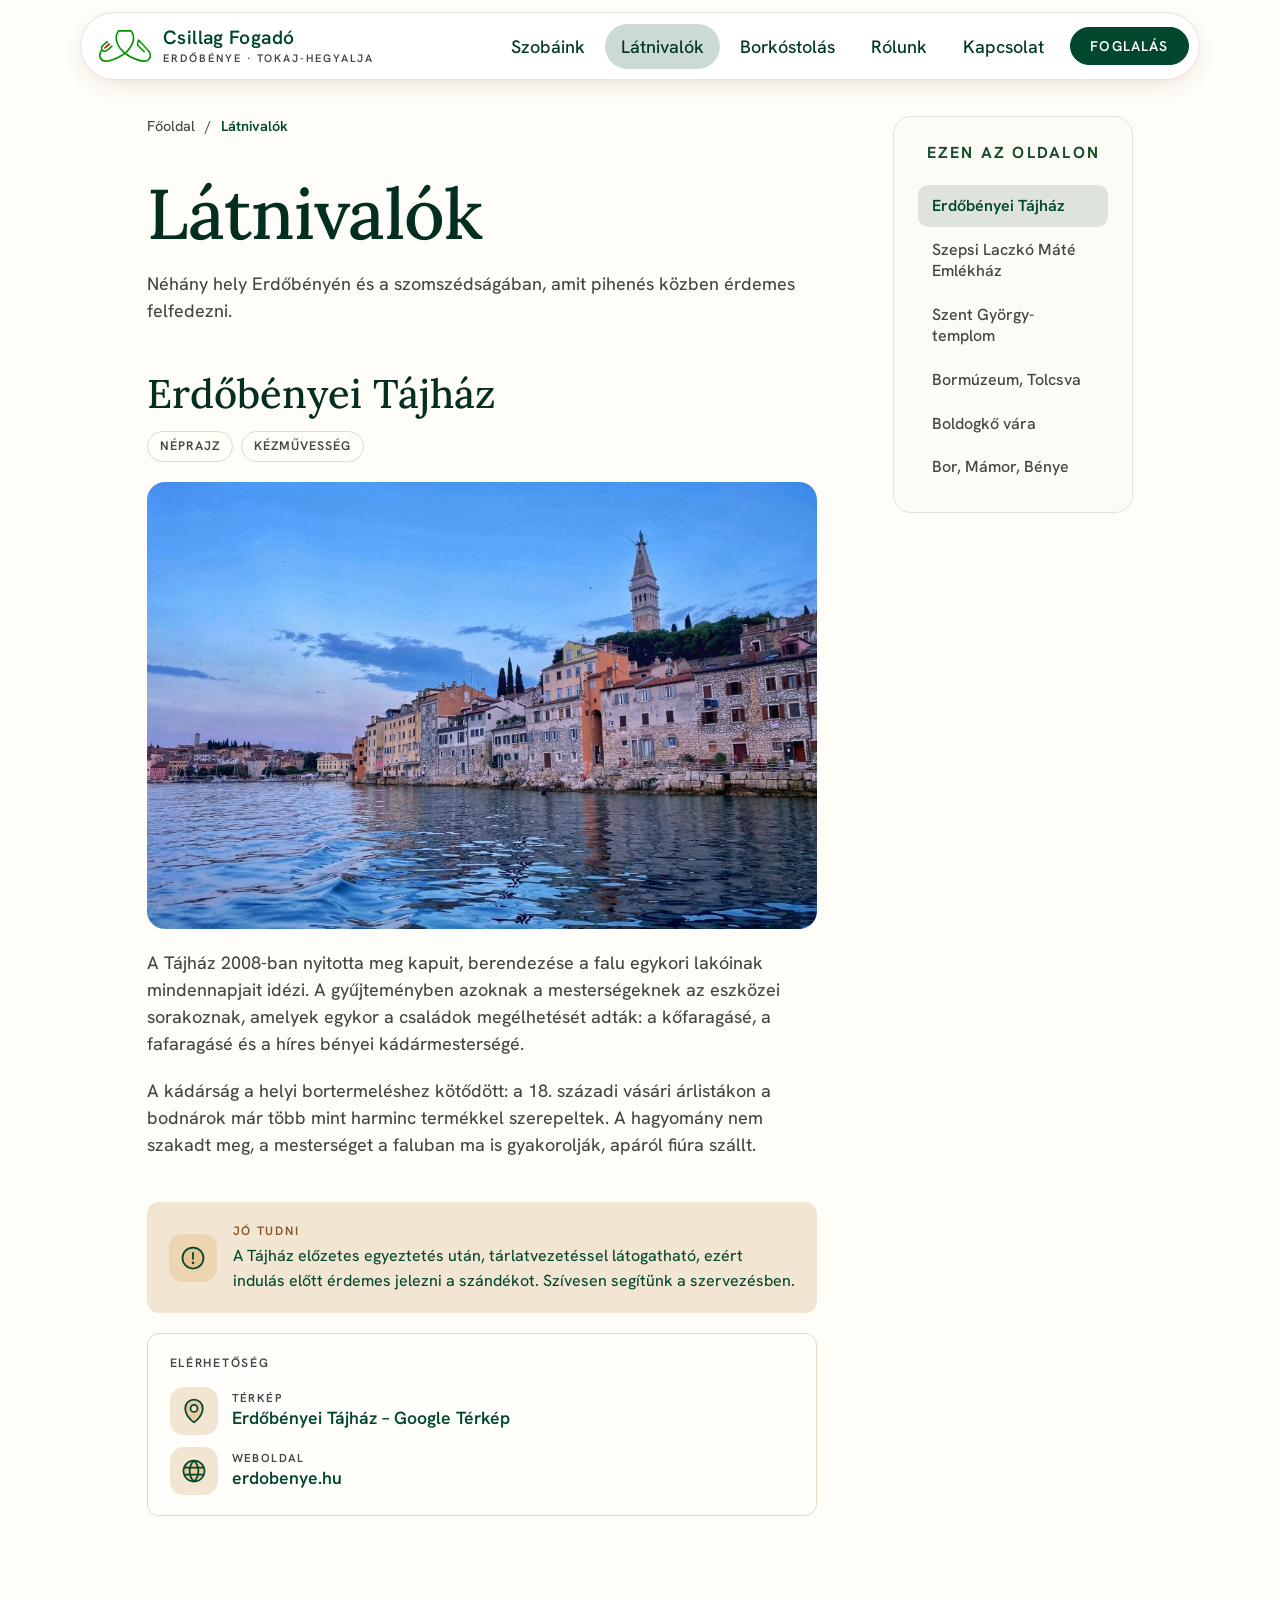
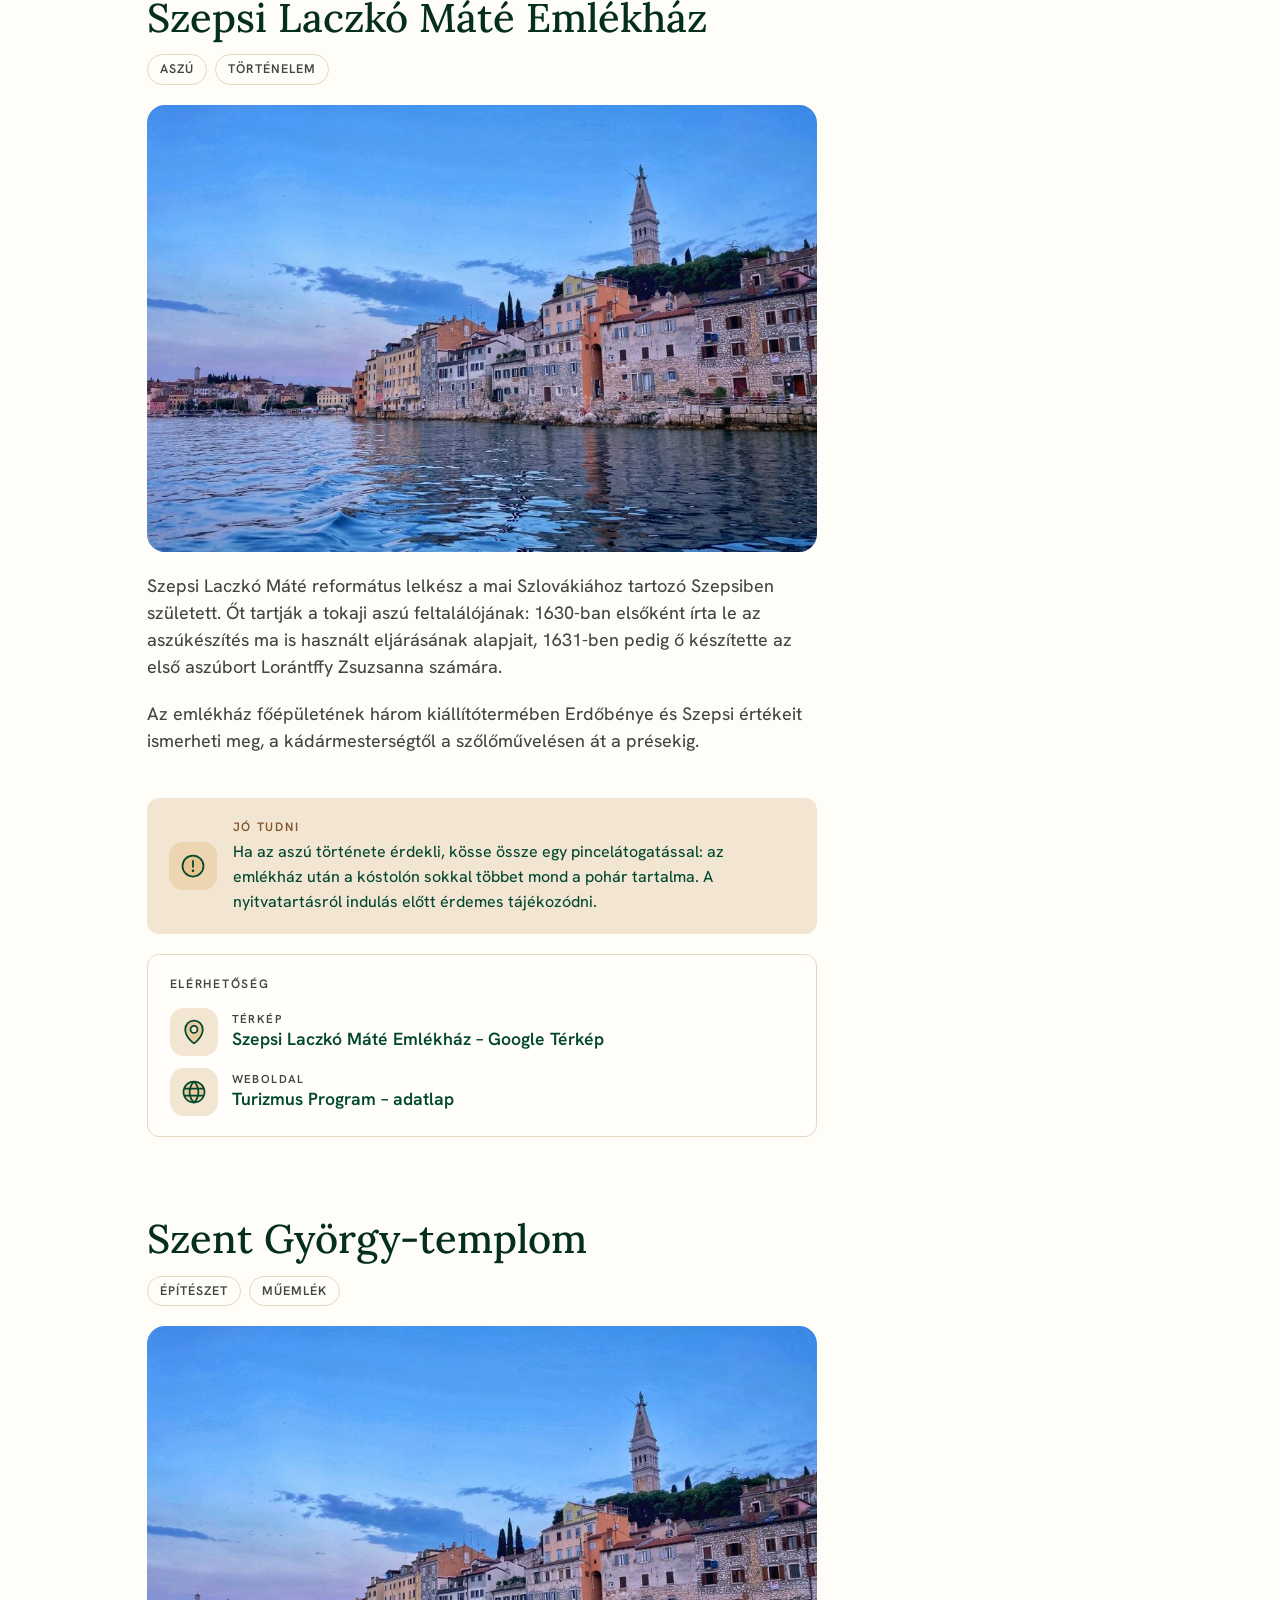
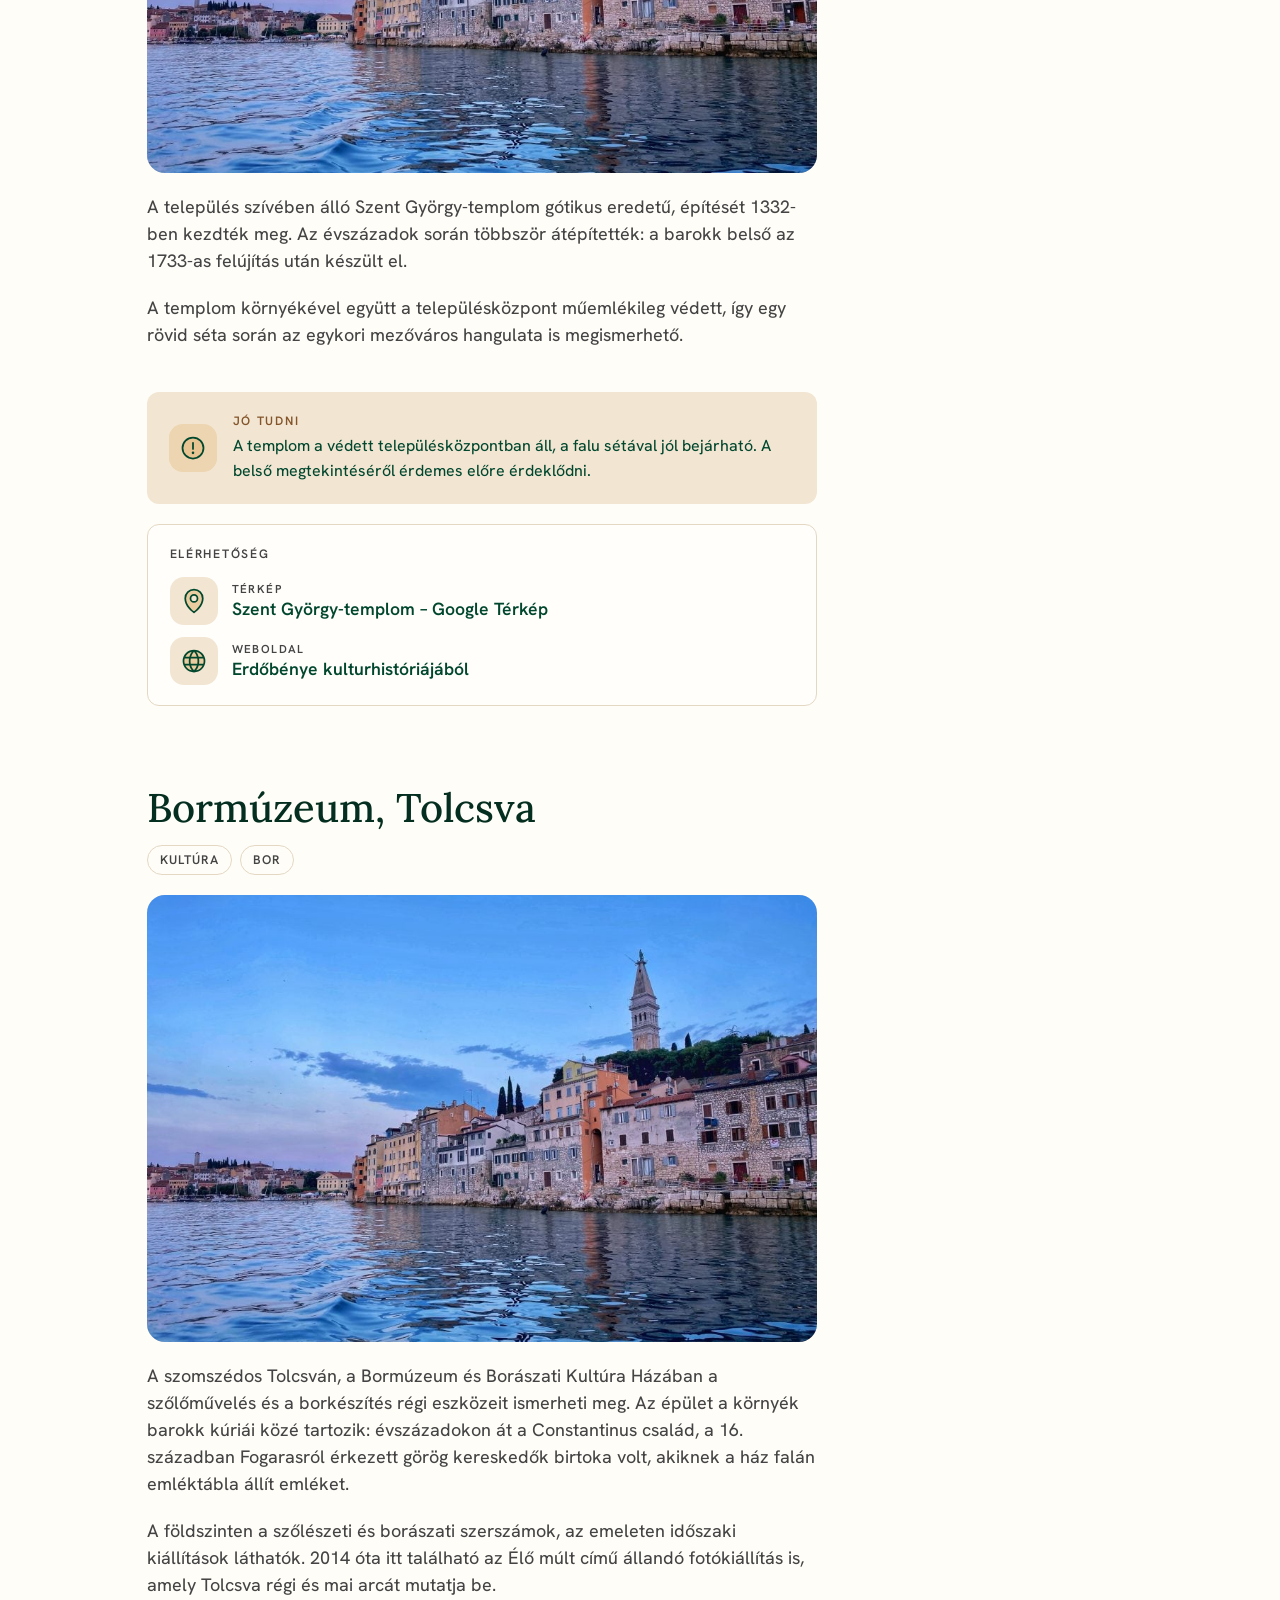
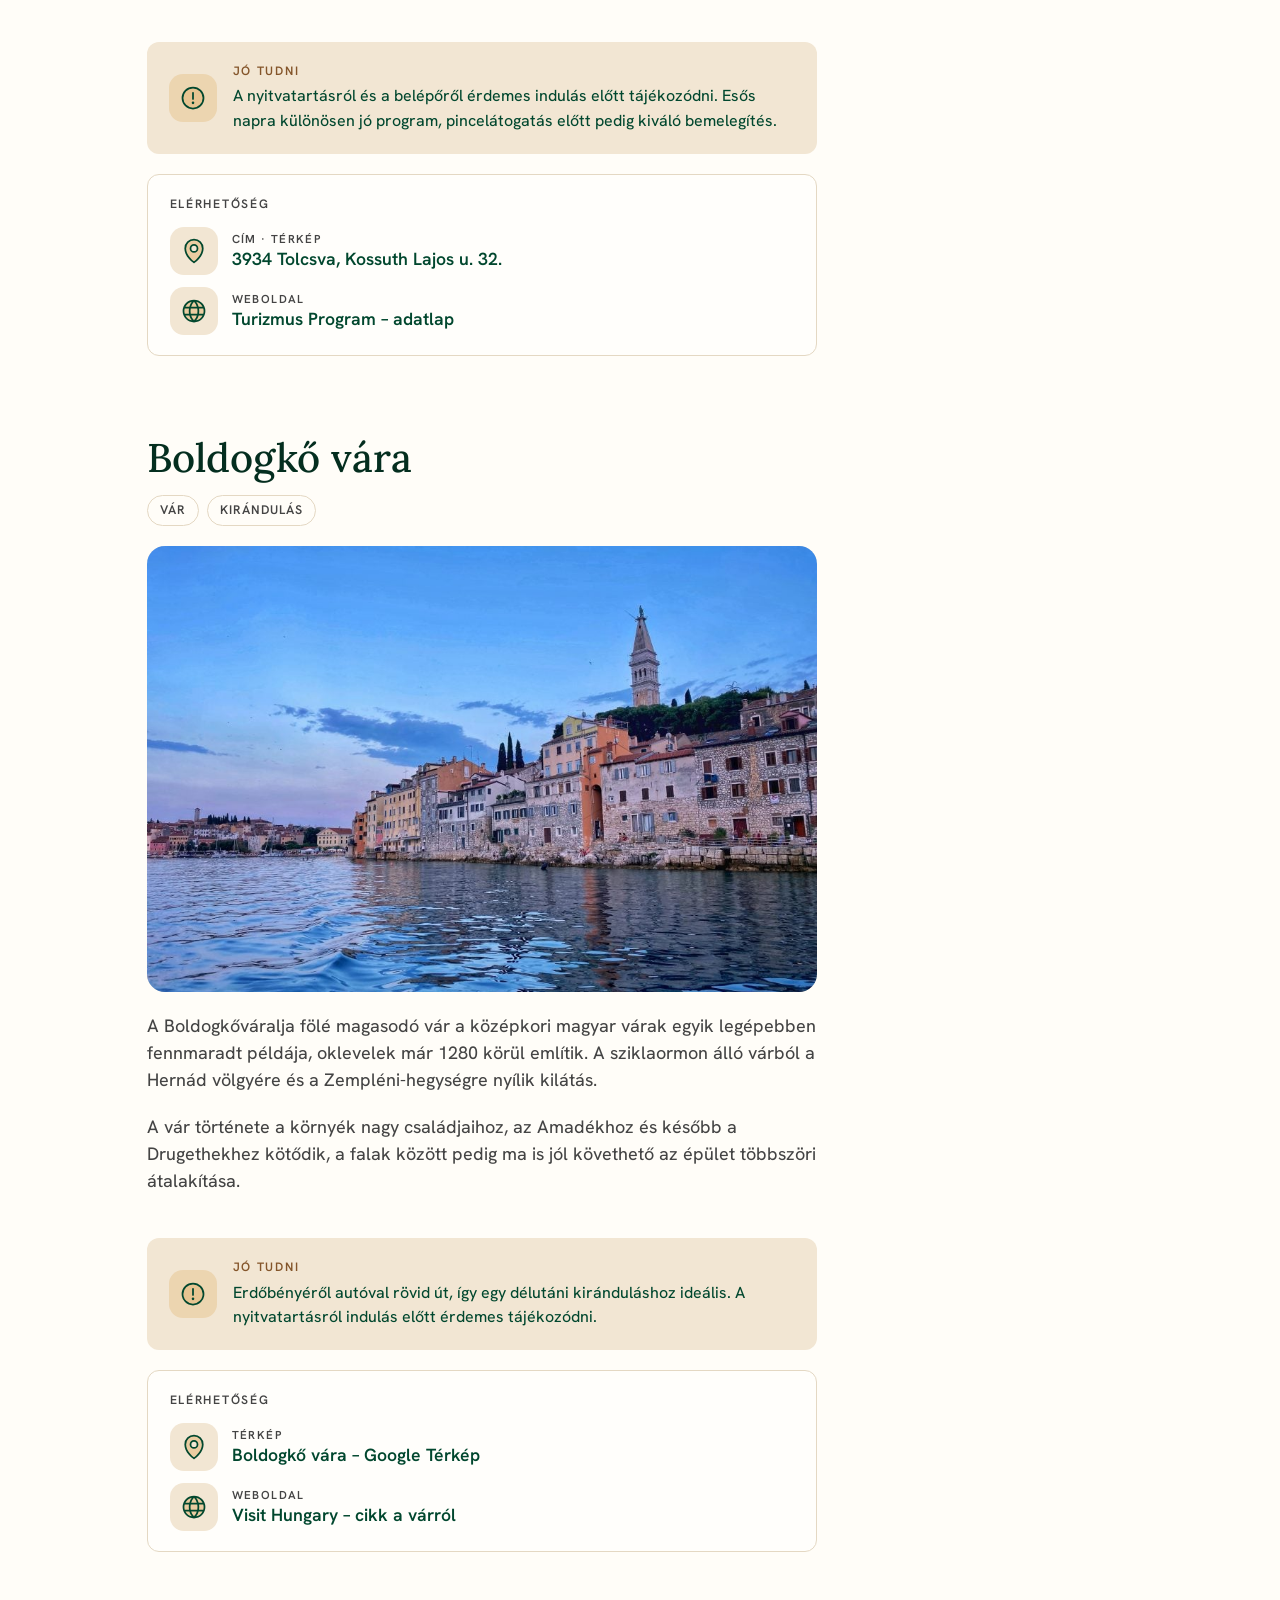
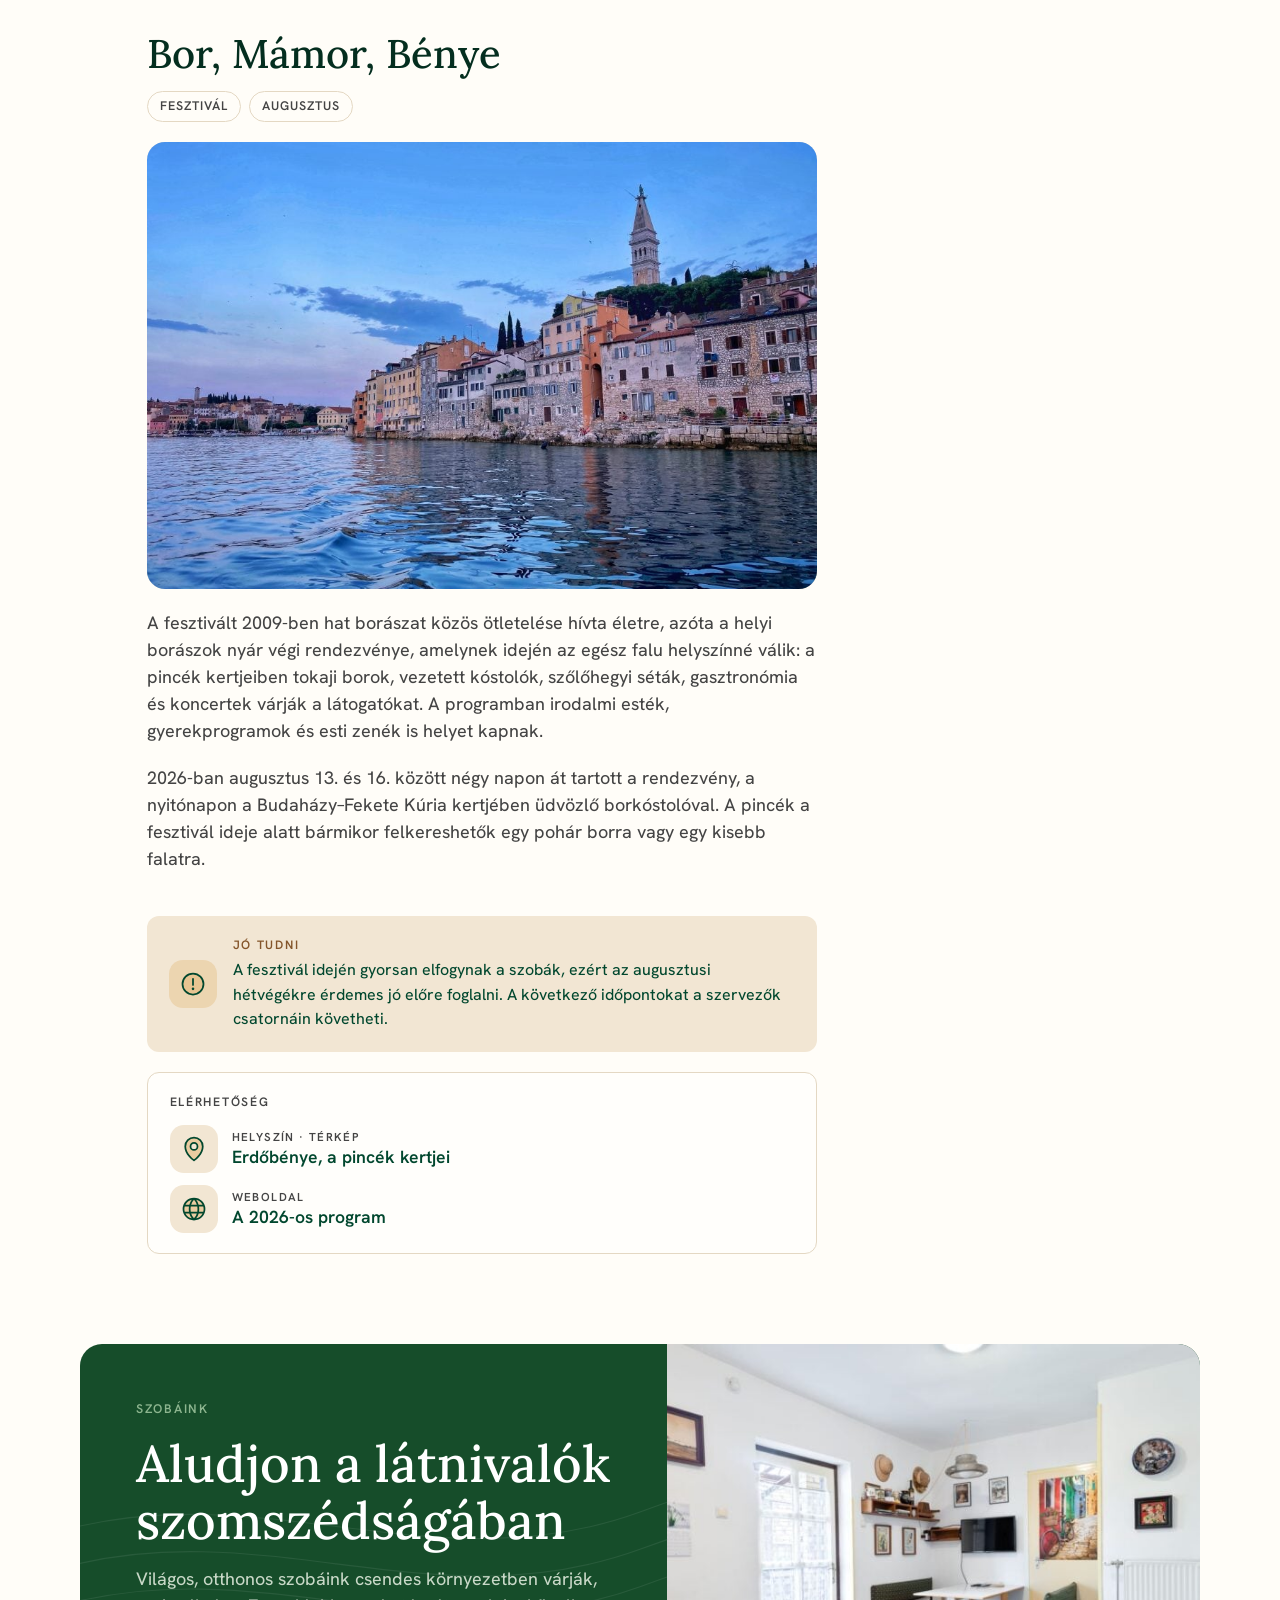
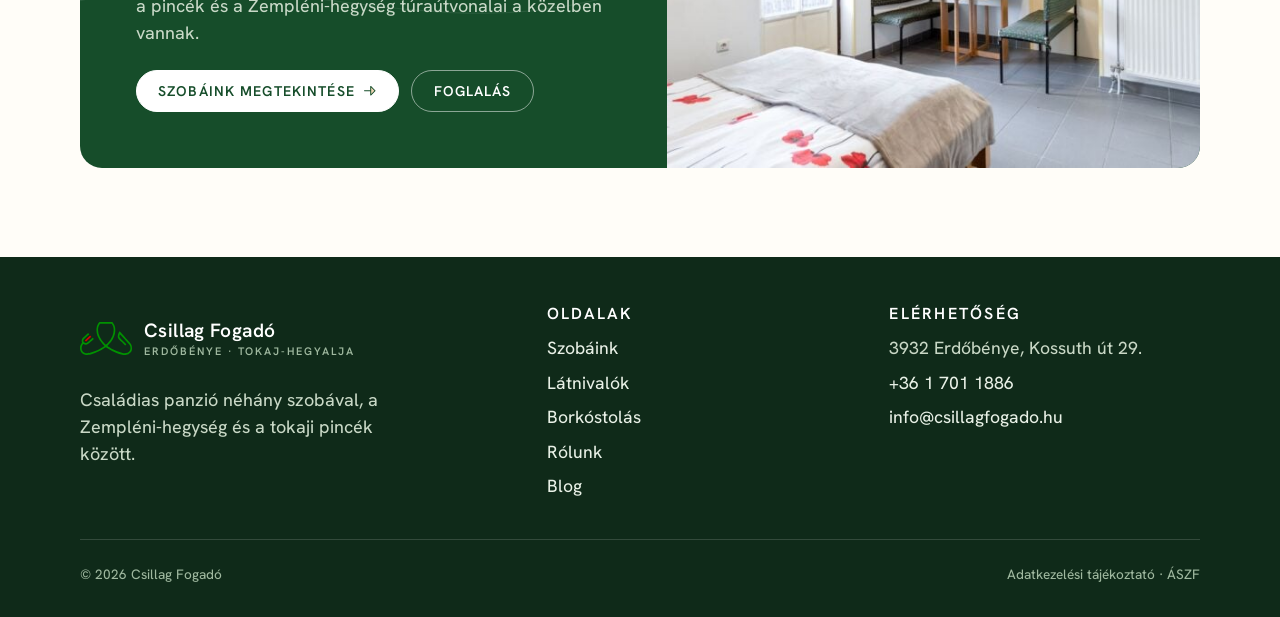
<file: latnivalok/index.html>
<!doctype html>
<html lang="hu">
<head>
<meta charset="utf-8">
<meta name="viewport" content="width=device-width, initial-scale=1, viewport-fit=cover">
<title>Látnivalók Erdőbényén és környékén | Csillag Fogadó</title>
<meta name="description" content="Mit érdemes megnézni Erdőbényén és a közelben? Tájház, emlékház, Szent György-templom, tolcsvai Bormúzeum, Boldogkő vára és a Bor, Mámor, Bénye fesztivál.">
<!-- SEO -->
<meta name="robots" content="index, follow, max-image-preview:large">
<link rel="canonical" href="https://csillagfogado.hu/latnivalok/">
<meta name="theme-color" content="#164d2a">
<link rel="icon" href="../img/logo.svg" type="image/svg+xml">
<link rel="apple-touch-icon" href="../img/apple-touch-icon.png">
<link rel="manifest" href="/site.webmanifest">
<meta property="og:type" content="website">
<meta property="og:locale" content="hu_HU">
<meta property="og:site_name" content="Csillag Fogadó">
<meta property="og:title" content="Látnivalók Erdőbényén és környékén | Csillag Fogadó">
<meta property="og:description" content="Tájház, emlékház, templom, bormúzeum, vár és fesztivál – tippek Erdőbényén és a környékén.">
<meta property="og:url" content="https://csillagfogado.hu/latnivalok/">
<meta property="og:image" content="https://csillagfogado.hu/img/og-image.png">
<meta property="og:image:width" content="1200">
<meta property="og:image:height" content="630">
<meta property="og:image:alt" content="A Csillag Fogadó fából épült A-háza Erdőbényén">
<meta name="twitter:card" content="summary_large_image">
<meta name="twitter:title" content="Látnivalók Erdőbényén és környékén | Csillag Fogadó">
<meta name="twitter:description" content="Tájház, emlékház, templom, bormúzeum, vár és fesztivál – tippek Erdőbényén és a környékén.">
<meta name="twitter:image" content="https://csillagfogado.hu/img/og-image.png">
<script type="application/ld+json">{"@context":"https://schema.org","@graph":[{"@type":"BreadcrumbList","itemListElement":[{"@type":"ListItem","position":1,"name":"Főoldal","item":"https://csillagfogado.hu/"},{"@type":"ListItem","position":2,"name":"Látnivalók","item":"https://csillagfogado.hu/latnivalok/"}]},{"@type":"ItemList","name":"Látnivalók Erdőbényén és környékén","itemListElement":[{"@type":"ListItem","position":1,"name":"Erdőbényei Tájház","url":"https://csillagfogado.hu/latnivalok/#tajhaz"},{"@type":"ListItem","position":2,"name":"Szepsi Laczkó Máté Emlékház","url":"https://csillagfogado.hu/latnivalok/#laczko-emlekhaz"},{"@type":"ListItem","position":3,"name":"Szent György-templom","url":"https://csillagfogado.hu/latnivalok/#szent-gyorgy-templom"},{"@type":"ListItem","position":4,"name":"Bormúzeum, Tolcsva","url":"https://csillagfogado.hu/latnivalok/#bormuzeum"},{"@type":"ListItem","position":5,"name":"Boldogkő vára","url":"https://csillagfogado.hu/latnivalok/#boldogko-vara"},{"@type":"ListItem","position":6,"name":"Bor, Mámor, Bénye","url":"https://csillagfogado.hu/latnivalok/#bor-mamor-benye"}]}]}</script>
<!-- /SEO -->
<link rel="preconnect" href="https://fonts.googleapis.com">
<link rel="preconnect" href="https://fonts.gstatic.com" crossorigin>
<link rel="stylesheet" href="https://fonts.googleapis.com/css2?family=Hanken+Grotesk:wght@400..700&family=Lora:wght@500&display=swap">
<link rel="stylesheet" href="../css/style.css">
<link rel="stylesheet" href="../css/sights.css">
</head>
<body class="page-sights">
<a class="skip-link" href="#main">Ugrás a tartalomra</a>

<!-- ICON-SPRITE: Phosphor Icons (MIT) – generálva: node tools/build-icons.js -->
<svg width="0" height="0" style="position:absolute" aria-hidden="true" focusable="false">
  <defs>
    <symbol id="i-alert" viewBox="0 0 256 256"><path class="ph-d" d="M224,128a96,96,0,1,1-96-96A96,96,0,0,1,224,128Z"/><path d="M128,24A104,104,0,1,0,232,128,104.11,104.11,0,0,0,128,24Zm0,192a88,88,0,1,1,88-88A88.1,88.1,0,0,1,128,216Zm-8-80V80a8,8,0,0,1,16,0v56a8,8,0,0,1-16,0Zm20,36a12,12,0,1,1-12-12A12,12,0,0,1,140,172Z"/></symbol>
    <symbol id="i-arrow" viewBox="0 0 256 256"><path class="ph-d" d="M216,128l-72,72V56Z"/><path d="M221.66,122.34l-72-72A8,8,0,0,0,136,56v64H40a8,8,0,0,0,0,16h96v64a8,8,0,0,0,13.66,5.66l72-72A8,8,0,0,0,221.66,122.34ZM152,180.69V75.31L204.69,128Z"/></symbol>
    <symbol id="i-globe" viewBox="0 0 256 256"><path class="ph-d" d="M224,128a96,96,0,1,1-96-96A96,96,0,0,1,224,128Z"/><path d="M128,24h0A104,104,0,1,0,232,128,104.12,104.12,0,0,0,128,24Zm88,104a87.61,87.61,0,0,1-3.33,24H174.16a157.44,157.44,0,0,0,0-48h38.51A87.61,87.61,0,0,1,216,128ZM102,168H154a115.11,115.11,0,0,1-26,45A115.27,115.27,0,0,1,102,168Zm-3.9-16a140.84,140.84,0,0,1,0-48h59.88a140.84,140.84,0,0,1,0,48ZM40,128a87.61,87.61,0,0,1,3.33-24H81.84a157.44,157.44,0,0,0,0,48H43.33A87.61,87.61,0,0,1,40,128ZM154,88H102a115.11,115.11,0,0,1,26-45A115.27,115.27,0,0,1,154,88Zm52.33,0H170.71a135.28,135.28,0,0,0-22.3-45.6A88.29,88.29,0,0,1,206.37,88ZM107.59,42.4A135.28,135.28,0,0,0,85.29,88H49.63A88.29,88.29,0,0,1,107.59,42.4ZM49.63,168H85.29a135.28,135.28,0,0,0,22.3,45.6A88.29,88.29,0,0,1,49.63,168Zm98.78,45.6a135.28,135.28,0,0,0,22.3-45.6h35.66A88.29,88.29,0,0,1,148.41,213.6Z"/></symbol>
    <symbol id="i-pin" viewBox="0 0 256 256"><path class="ph-d" d="M128,24a80,80,0,0,0-80,80c0,72,80,128,80,128s80-56,80-128A80,80,0,0,0,128,24Zm0,112a32,32,0,1,1,32-32A32,32,0,0,1,128,136Z"/><path d="M128,64a40,40,0,1,0,40,40A40,40,0,0,0,128,64Zm0,64a24,24,0,1,1,24-24A24,24,0,0,1,128,128Zm0-112a88.1,88.1,0,0,0-88,88c0,31.4,14.51,64.68,42,96.25a254.19,254.19,0,0,0,41.45,38.3,8,8,0,0,0,9.18,0A254.19,254.19,0,0,0,174,200.25c27.45-31.57,42-64.85,42-96.25A88.1,88.1,0,0,0,128,16Zm0,206c-16.53-13-72-60.75-72-118a72,72,0,0,1,144,0C200,161.23,144.53,209,128,222Z"/></symbol>
  </defs>
</svg>
<!-- /ICON-SPRITE -->

<header class="site-header" id="top">
  <div class="wrap">
    <a class="brand" href="../" aria-label="Csillag Fogadó – kezdőlap">
      <img src="../img/logo.svg" alt="" width="52" height="33">
      <span class="brand-name">Csillag Fogadó<small>Erdőbénye · Tokaj-Hegyalja</small></span>
    </a>
    <button class="nav-toggle" type="button" aria-expanded="false" aria-controls="main-nav" aria-label="Menü megnyitása"><span></span></button>
    <nav class="nav" id="main-nav" aria-label="Főmenü">
      <a href="../#szobak">Szobáink</a>
      <a href="./" class="is-active" aria-current="page">Látnivalók</a>
      <a href="/borkostolas/">Borkóstolás</a>
      <a href="../#rolunk">Rólunk</a>
      <a href="../#kapcsolat">Kapcsolat</a>
      <a class="btn" href="https://booking.godirect.website/csillag-fogado" target="_blank" rel="noopener">Foglalás</a>
    </nav>
  </div>
</header>

<main id="main">
  <div class="wrap sights-layout">

    <article class="sights-article">
      <header class="sights-head">
        <nav class="crumbs" aria-label="Morzsamenü">
          <a href="../">Főoldal</a><span aria-hidden="true">/</span><span aria-current="page">Látnivalók</span>
        </nav>
        <h1>Látnivalók</h1>
        <p class="sights-lead">Néhány hely Erdőbényén és a szomszédságában, amit pihenés közben érdemes felfedezni.</p>
      </header>

      <!-- MINTA: a fotók cserélendők az egyes látnivalók saját képeire -->
      <section class="entry" id="tajhaz" aria-labelledby="h-tajhaz">
        <h2 id="h-tajhaz">Erdőbényei Tájház</h2>
        <ul class="entry-tags" aria-label="Címkék"><li>Néprajz</li><li>Kézművesség</li></ul>
        <figure class="entry-photo"><img src="../img/sight.jpg" alt="Az Erdőbényei Tájház (mintakép)" width="946" height="710" loading="lazy"></figure>
        <p>A Tájház 2008-ban nyitotta meg kapuit, berendezése a falu egykori lakóinak mindennapjait idézi. A gyűjteményben azoknak a mesterségeknek az eszközei sorakoznak, amelyek egykor a családok megélhetését adták: a kőfaragásé, a fafaragásé és a híres bényei kádármesterségé.</p>
        <p>A kádárság a helyi bortermeléshez kötődött: a 18. századi vásári árlistákon a bodnárok már több mint harminc termékkel szerepeltek. A hagyomány nem szakadt meg, a mesterséget a faluban ma is gyakorolják, apáról fiúra szállt.</p>
        <aside class="callout" aria-label="Jó tudni">
          <span class="callout-icon"><svg class="ic" aria-hidden="true"><use href="#i-alert"/></svg></span>
          <div><strong>Jó tudni</strong><p>A Tájház előzetes egyeztetés után, tárlatvezetéssel látogatható, ezért indulás előtt érdemes jelezni a szándékot. Szívesen segítünk a szervezésben.</p></div>
        </aside>
        <div class="contact-box">
          <p class="contact-title">Elérhetőség</p>
          <ul>
            <li><span class="tile"><svg class="ic" aria-hidden="true"><use href="#i-pin"/></svg></span><a href="https://www.google.com/maps/search/?api=1&query=Erd%C5%91b%C3%A9nyei%20T%C3%A1jh%C3%A1z" target="_blank" rel="noopener"><small>Térkép</small>Erdőbényei Tájház – Google Térkép</a></li>
            <li><span class="tile"><svg class="ic" aria-hidden="true"><use href="#i-globe"/></svg></span><a href="https://erdobenye.hu" target="_blank" rel="noopener"><small>Weboldal</small>erdobenye.hu</a></li>
          </ul>
        </div>
      </section>

      <section class="entry" id="laczko-emlekhaz" aria-labelledby="h-laczko-emlekhaz">
        <h2 id="h-laczko-emlekhaz">Szepsi Laczkó Máté Emlékház</h2>
        <ul class="entry-tags" aria-label="Címkék"><li>Aszú</li><li>Történelem</li></ul>
        <figure class="entry-photo"><img src="../img/sight.jpg" alt="A Szepsi Laczkó Máté Emlékház (mintakép)" width="946" height="710" loading="lazy" style="object-position:20% 30%"></figure>
        <p>Szepsi Laczkó Máté református lelkész a mai Szlovákiához tartozó Szepsiben született. Őt tartják a tokaji aszú feltalálójának: 1630-ban elsőként írta le az aszúkészítés ma is használt eljárásának alapjait, 1631-ben pedig ő készítette az első aszúbort Lorántffy Zsuzsanna számára.</p>
        <p>Az emlékház főépületének három kiállítótermében Erdőbénye és Szepsi értékeit ismerheti meg, a kádármesterségtől a szőlőművelésen át a présekig.</p>
        <aside class="callout" aria-label="Jó tudni">
          <span class="callout-icon"><svg class="ic" aria-hidden="true"><use href="#i-alert"/></svg></span>
          <div><strong>Jó tudni</strong><p>Ha az aszú története érdekli, kösse össze egy pincelátogatással: az emlékház után a kóstolón sokkal többet mond a pohár tartalma. A nyitvatartásról indulás előtt érdemes tájékozódni.</p></div>
        </aside>
        <div class="contact-box">
          <p class="contact-title">Elérhetőség</p>
          <ul>
            <li><span class="tile"><svg class="ic" aria-hidden="true"><use href="#i-pin"/></svg></span><a href="https://www.google.com/maps/search/?api=1&query=Szepsi%20Laczk%C3%B3%20M%C3%A1t%C3%A9%20Eml%C3%A9kh%C3%A1z%20Erd%C5%91b%C3%A9nye" target="_blank" rel="noopener"><small>Térkép</small>Szepsi Laczkó Máté Emlékház – Google Térkép</a></li>
            <li><span class="tile"><svg class="ic" aria-hidden="true"><use href="#i-globe"/></svg></span><a href="https://www.programturizmus.hu/partner-szepsi-laczko-mate-emlekhaz-erdobenye.html" target="_blank" rel="noopener"><small>Weboldal</small>Turizmus Program – adatlap</a></li>
          </ul>
        </div>
      </section>

      <section class="entry" id="szent-gyorgy-templom" aria-labelledby="h-szent-gyorgy-templom">
        <h2 id="h-szent-gyorgy-templom">Szent György-templom</h2>
        <ul class="entry-tags" aria-label="Címkék"><li>Építészet</li><li>Műemlék</li></ul>
        <figure class="entry-photo"><img src="../img/sight.jpg" alt="Az erdőbényei Szent György-templom (mintakép)" width="946" height="710" loading="lazy" style="object-position:60% 20%"></figure>
        <p>A település szívében álló Szent György-templom gótikus eredetű, építését 1332-ben kezdték meg. Az évszázadok során többször átépítették: a barokk belső az 1733-as felújítás után készült el.</p>
        <p>A templom környékével együtt a településközpont műemlékileg védett, így egy rövid séta során az egykori mezőváros hangulata is megismerhető.</p>
        <aside class="callout" aria-label="Jó tudni">
          <span class="callout-icon"><svg class="ic" aria-hidden="true"><use href="#i-alert"/></svg></span>
          <div><strong>Jó tudni</strong><p>A templom a védett településközpontban áll, a falu sétával jól bejárható. A belső megtekintéséről érdemes előre érdeklődni.</p></div>
        </aside>
        <div class="contact-box">
          <p class="contact-title">Elérhetőség</p>
          <ul>
            <li><span class="tile"><svg class="ic" aria-hidden="true"><use href="#i-pin"/></svg></span><a href="https://www.google.com/maps/search/?api=1&query=Erd%C5%91b%C3%A9nye%20Szent%20Gy%C3%B6rgy%20templom" target="_blank" rel="noopener"><small>Térkép</small>Szent György-templom – Google Térkép</a></li>
            <li><span class="tile"><svg class="ic" aria-hidden="true"><use href="#i-globe"/></svg></span><a href="https://erdobenye.hu/erdobenyerol/erdekessegek-es-historiak/erdobenye-kulturhistoriajabol" target="_blank" rel="noopener"><small>Weboldal</small>Erdőbénye kulturhistóriájából</a></li>
          </ul>
        </div>
      </section>

      <section class="entry" id="bormuzeum" aria-labelledby="h-bormuzeum">
        <h2 id="h-bormuzeum">Bormúzeum, Tolcsva</h2>
        <ul class="entry-tags" aria-label="Címkék"><li>Kultúra</li><li>Bor</li></ul>
        <figure class="entry-photo"><img src="../img/sight.jpg" alt="A tolcsvai Bormúzeum és Borászati Kultúra Háza (mintakép)" width="946" height="710" loading="lazy" style="object-position:30% 40%"></figure>
        <p>A szomszédos Tolcsván, a Bormúzeum és Borászati Kultúra Házában a szőlőművelés és a borkészítés régi eszközeit ismerheti meg. Az épület a környék barokk kúriái közé tartozik: évszázadokon át a Constantinus család, a 16. században Fogarasról érkezett görög kereskedők birtoka volt, akiknek a ház falán emléktábla állít emléket.</p>
        <p>A földszinten a szőlészeti és borászati szerszámok, az emeleten időszaki kiállítások láthatók. 2014 óta itt található az Élő múlt című állandó fotókiállítás is, amely Tolcsva régi és mai arcát mutatja be.</p>
        <aside class="callout" aria-label="Jó tudni">
          <span class="callout-icon"><svg class="ic" aria-hidden="true"><use href="#i-alert"/></svg></span>
          <div><strong>Jó tudni</strong><p>A nyitvatartásról és a belépőről érdemes indulás előtt tájékozódni. Esős napra különösen jó program, pincelátogatás előtt pedig kiváló bemelegítés.</p></div>
        </aside>
        <div class="contact-box">
          <p class="contact-title">Elérhetőség</p>
          <ul>
            <li><span class="tile"><svg class="ic" aria-hidden="true"><use href="#i-pin"/></svg></span><a href="https://www.google.com/maps/search/?api=1&query=Tolcsva%20Kossuth%20Lajos%20utca%2032" target="_blank" rel="noopener"><small>Cím · Térkép</small>3934 Tolcsva, Kossuth Lajos u. 32.</a></li>
            <li><span class="tile"><svg class="ic" aria-hidden="true"><use href="#i-globe"/></svg></span><a href="https://www.programturizmus.hu/partner-bormuzeum-boraszat-kultura-haz-tolcsva.html" target="_blank" rel="noopener"><small>Weboldal</small>Turizmus Program – adatlap</a></li>
          </ul>
        </div>
      </section>

      <section class="entry" id="boldogko-vara" aria-labelledby="h-boldogko-vara">
        <h2 id="h-boldogko-vara">Boldogkő vára</h2>
        <ul class="entry-tags" aria-label="Címkék"><li>Vár</li><li>Kirándulás</li></ul>
        <figure class="entry-photo"><img src="../img/sight.jpg" alt="Boldogkő vára (mintakép)" width="946" height="710" loading="lazy" style="object-position:75% 30%"></figure>
        <p>A Boldogkőváralja fölé magasodó vár a középkori magyar várak egyik legépebben fennmaradt példája, oklevelek már 1280 körül említik. A sziklaormon álló várból a Hernád völgyére és a Zempléni-hegységre nyílik kilátás.</p>
        <p>A vár története a környék nagy családjaihoz, az Amadékhoz és később a Drugethekhez kötődik, a falak között pedig ma is jól követhető az épület többszöri átalakítása.</p>
        <aside class="callout" aria-label="Jó tudni">
          <span class="callout-icon"><svg class="ic" aria-hidden="true"><use href="#i-alert"/></svg></span>
          <div><strong>Jó tudni</strong><p>Erdőbényéről autóval rövid út, így egy délutáni kiránduláshoz ideális. A nyitvatartásról indulás előtt érdemes tájékozódni.</p></div>
        </aside>
        <div class="contact-box">
          <p class="contact-title">Elérhetőség</p>
          <ul>
            <li><span class="tile"><svg class="ic" aria-hidden="true"><use href="#i-pin"/></svg></span><a href="https://www.google.com/maps/search/?api=1&query=Boldogk%C5%91%20v%C3%A1ra" target="_blank" rel="noopener"><small>Térkép</small>Boldogkő vára – Google Térkép</a></li>
            <li><span class="tile"><svg class="ic" aria-hidden="true"><use href="#i-globe"/></svg></span><a href="https://visithungary.com/articles/boldogko-castle-the-hidden-treasure-of-zemplen-mountains" target="_blank" rel="noopener"><small>Weboldal</small>Visit Hungary – cikk a várról</a></li>
          </ul>
        </div>
      </section>

      <section class="entry" id="bor-mamor-benye" aria-labelledby="h-bor-mamor-benye">
        <h2 id="h-bor-mamor-benye">Bor, Mámor, Bénye</h2>
        <ul class="entry-tags" aria-label="Címkék"><li>Fesztivál</li><li>Augusztus</li></ul>
        <figure class="entry-photo"><img src="../img/sight.jpg" alt="A Bor, Mámor, Bénye fesztivál hangulata (mintakép)" width="946" height="710" loading="lazy" style="object-position:70% 60%"></figure>
        <p>A fesztivált 2009-ben hat borászat közös ötletelése hívta életre, azóta a helyi borászok nyár végi rendezvénye, amelynek idején az egész falu helyszínné válik: a pincék kertjeiben tokaji borok, vezetett kóstolók, szőlőhegyi séták, gasztronómia és koncertek várják a látogatókat. A programban irodalmi esték, gyerekprogramok és esti zenék is helyet kapnak.</p>
        <p>2026-ban augusztus 13. és 16. között négy napon át tartott a rendezvény, a nyitónapon a Budaházy–Fekete Kúria kertjében üdvözlő borkóstolóval. A pincék a fesztivál ideje alatt bármikor felkereshetők egy pohár borra vagy egy kisebb falatra.</p>
        <aside class="callout" aria-label="Jó tudni">
          <span class="callout-icon"><svg class="ic" aria-hidden="true"><use href="#i-alert"/></svg></span>
          <div><strong>Jó tudni</strong><p>A fesztivál idején gyorsan elfogynak a szobák, ezért az augusztusi hétvégékre érdemes jó előre foglalni. A következő időpontokat a szervezők csatornáin követheti.</p></div>
        </aside>
        <div class="contact-box">
          <p class="contact-title">Elérhetőség</p>
          <ul>
            <li><span class="tile"><svg class="ic" aria-hidden="true"><use href="#i-pin"/></svg></span><a href="https://www.google.com/maps/search/?api=1&query=Erd%C5%91b%C3%A9nye%20Bor%20M%C3%A1mor%20B%C3%A9nye" target="_blank" rel="noopener"><small>Helyszín · Térkép</small>Erdőbénye, a pincék kertjei</a></li>
            <li><span class="tile"><svg class="ic" aria-hidden="true"><use href="#i-globe"/></svg></span><a href="https://szallas.hu/programok/bor-mamor-benye-2026-erdobenye-p7994" target="_blank" rel="noopener"><small>Weboldal</small>A 2026-os program</a></li>
          </ul>
        </div>
      </section>
    </article>

    <aside class="toc" aria-label="Tartalomjegyzék">
      <p class="toc-title">Ezen az oldalon</p>
      <ol>
        <li><a href="#tajhaz">Erdőbényei Tájház</a></li>
        <li><a href="#laczko-emlekhaz">Szepsi Laczkó Máté Emlékház</a></li>
        <li><a href="#szent-gyorgy-templom">Szent György-templom</a></li>
        <li><a href="#bormuzeum">Bormúzeum, Tolcsva</a></li>
        <li><a href="#boldogko-vara">Boldogkő vára</a></li>
        <li><a href="#bor-mamor-benye">Bor, Mámor, Bénye</a></li>
      </ol>
    </aside>

  </div>

  <!-- BANNER: SZOBÁK -->
  <section class="room-banner-wrap" aria-labelledby="banner-title">
    <div class="wrap">
      <div class="room-banner">
        <svg class="topo" viewBox="0 0 1200 700" preserveAspectRatio="xMidYMid slice" aria-hidden="true">
          <path d="M-20 200 C 200 140 380 260 600 180 S 960 80 1240 160"/>
          <path d="M-20 240 C 200 180 380 300 600 220 S 960 120 1240 200"/>
          <path d="M-20 280 C 200 220 380 340 600 260 S 960 160 1240 240"/>
          <path d="M-20 560 C 260 500 420 640 700 560 S 1040 470 1240 540"/>
        </svg>
        <div class="banner-copy">
          <p class="banner-kicker">Szobáink</p>
          <h2 id="banner-title">Aludjon a látnivalók szomszédságában</h2>
          <p>Világos, otthonos szobáink csendes környezetben várják, a pincék és a Zempléni-hegység túraútvonalai a közelben vannak.</p>
          <div class="banner-actions">
            <a class="btn btn--light" href="../#szobak">Szobáink megtekintése <svg class="ic" aria-hidden="true"><use href="#i-arrow"/></svg></a>
            <a class="btn btn--outline-light" href="https://booking.godirect.website/csillag-fogado" target="_blank" rel="noopener">Foglalás</a>
          </div>
        </div>
        <div class="banner-photo"><img src="../img/room.jpg" alt="Világos szoba franciaágyal, kis étkezősarokkal" width="700" height="467" loading="lazy"></div>
      </div>
    </div>
  </section>
</main>

<footer class="site-footer">
  <div class="wrap">
    <div class="footer-brand">
      <a class="brand" href="../">
        <img src="../img/logo.svg" alt="" width="52" height="33">
        <span class="brand-name">Csillag Fogadó<small>Erdőbénye · Tokaj-Hegyalja</small></span>
      </a>
      <p>Családias panzió néhány szobával, a Zempléni-hegység és a tokaji pincék között.</p>
    </div>
    <div>
      <h3>Oldalak</h3>
      <ul>
        <li><a href="../#szobak">Szobáink</a></li>
        <li><a href="./">Látnivalók</a></li>
        <li><a href="/borkostolas/">Borkóstolás</a></li>
        <li><a href="../#rolunk">Rólunk</a></li>
        <li><a href="/journal/">Blog</a></li>
      </ul>
    </div>
    <div>
      <h3>Elérhetőség</h3>
      <ul>
        <li>3932 Erdőbénye, Kossuth út 29.</li>
        <li><a href="tel:+3617011886">+36 1 701 1886</a></li>
        <li><a href="mailto:info@csillagfogado.hu">info@csillagfogado.hu</a></li>
      </ul>
    </div>
    <div class="footer-bottom">
      <span>© <span id="year">2026</span> Csillag Fogadó</span>
      <span>Adatkezelési tájékoztató · ÁSZF</span>
    </div>
  </div>
</footer>

<div class="mobile-cta is-visible" id="mobile-cta">
  <a class="btn" href="https://booking.godirect.website/csillag-fogado" target="_blank" rel="noopener">Foglalás</a>
</div>

<script src="../js/main.js"></script>
<script src="../js/sights.js"></script>
</body>
</html>
</file>
<file: css/style.css>
/* =========================================================
   Csillag Fogadó – nyitólap
   Koncepció: "völgy" – világos, zöldes fehér alap, erdőzöld
   márkaszín, faszerkezet-meleg kiegészítő; szintvonalas
   (topográfiai) motívum a Zempléni-hegység felidézésére,
   az A-ház sziluett mint visszatérő forma.
   ========================================================= */

:root {
  /* Szín */
  --paper: #fffdf8;         /* oldal alap – meleg, világos törtfehér */
  --paper-2: #efe5d475;   /* szekció váltó tónus (áttetsző homok) */
  --sand: #f2e6d3;         /* tömör homok: csempék, kis felületek, jelölők */
  --card: #fffefb;
  --ink: #01472e;          /* szöveg – mély erdő */
  --ink-soft: #444;
  --line: #e4d8c3;
  --forest: #01472e;       /* márkaszín */
  --forest-deep: #164d2a;
  --moss: #8db58f;
  --leaf: #009200;         /* a logó saját zöldje, csak apró jelekhez */
  --timber: #a8743f;       /* A-ház faszín, dísz-kiemelés */
  --timber-text: #84552a;  /* kis szöveghez: >5:1 kontraszt krémen és homokon */
  --icon: #01472e;        /* ikonok színe csempéken: lágyabb, mint a --forest */
  --honey: #e3b778;        /* ikonok halvány rétege */
  --berry: #d70000;        /* a logó piros pontja – csak a logóban */

  /* Típus */
  --heading: "Lora", "Georgia", "Times New Roman", serif;
  --display: var(--body);
  --body: "Hanken Grotesk", "Segoe UI", "Helvetica Neue", Arial, sans-serif;

  --step--1: clamp(.82rem, .8rem + .1vw, .88rem);
  --step-0: clamp(1rem, .96rem + .2vw, 1.1rem);
  --step-1: clamp(1.2rem, 1.1rem + .5vw, 1.45rem);
  --step-2: clamp(1.55rem, 1.3rem + 1.1vw, 2.1rem);
  --step-3: clamp(2rem, 1.5rem + 2.2vw, 3.2rem);
  --step-4: clamp(2.5rem, 1.7rem + 3.6vw, 4.4rem);

  --radius: 12px;
  --gutter: clamp(16px, 4vw, 40px);
  --max: 1200px;
  --shadow: 0 1px 2px rgba(90, 60, 30, .06), 0 10px 30px -12px rgba(90, 60, 30, .2);

  color-scheme: light;
}

*, *::before, *::after { box-sizing: border-box; }

html { scroll-behavior: smooth; }
@media (prefers-reduced-motion: reduce) {
  html { scroll-behavior: auto; }
  *, *::before, *::after { animation: none !important; transition: none !important; }
}

body {
  margin: 0;
  background: var(--paper);
  color: var(--ink);
  font-family: var(--body);
  font-size: var(--step-0);
  font-weight: 450;
  line-height: 1.5;
  -webkit-font-smoothing: antialiased;
  overflow-x: hidden;
}

img { max-width: 100%; display: block; }

/* Ikonok (Phosphor duotone, inline sprite): a szín a CSS-ből jön */
.ic { width: 24px; height: 24px; flex: none; fill: currentColor; }
.tile .ic, .card-icon .ic, .quick-facts .ic, .callout-icon .ic { color: var(--icon); }
.ph-d { fill: var(--honey); opacity: .55; }
a { color: var(--forest); }
a:hover { color: var(--forest-deep); }

h1, h2, h3 {
  font-family: var(--heading);
  font-weight: 500;
  line-height: 1.12;
  margin: 0;
  text-wrap: balance;
  color: #042e1f;
}
p { margin: 0; font-size: 1.125rem; line-height: 1.5; }
@media (max-width: 600px) { p { line-height: 1.45; } }

:focus-visible { outline: 3px solid var(--forest); outline-offset: 3px; border-radius: 6px; box-shadow: 0 0 0 2px #fff; } /* fehér gyűrű: sötét háttéren is látszik */
.skip-link { position: absolute; left: 12px; top: -80px; z-index: 100; padding: 10px 18px; border-radius: 8px; background: var(--forest); color: #fff; font-weight: 600; text-decoration: none; }
.skip-link:focus { top: 12px; color: #fff; }

.wrap {
  width: 100%;
  max-width: var(--max);
  margin-inline: auto;
  padding-inline: var(--gutter);
}

.section { padding-block: clamp(64px, 9vw, 120px); }
/* Nyitólap, desktop: a szekciók felső térköze 24px-lel kisebb */
@media (min-width: 1001px) { body:not([class]) .section { padding-top: calc(clamp(64px, 9vw, 120px) - 24px); } }
.section-head { display: grid; gap: 14px; max-width: 46rem; margin-bottom: clamp(32px, 5vw, 56px); }
.section-head p { color: var(--ink-soft); }
@media (min-width: 701px) {
  .section-head { max-width: none; }
  .section-head h2 { white-space: nowrap; }
  .section-head p { max-width: 40rem; }
}

/* ---------- Gombok ---------- */
.btn {
  --bg: var(--forest);
  --fg: #fff;
  display: inline-flex;
  align-items: center;
  justify-content: center;
  gap: .5em;
  padding: .85em 1.5em;
  border-radius: 999px;
  border: 1.5px solid var(--bg);
  background: var(--bg);
  color: var(--fg);
  font: 600 var(--step--1)/1 var(--body);
  letter-spacing: .08em;
  text-transform: uppercase;
  text-decoration: none;
  cursor: pointer;
  transition: background .2s, color .2s, transform .2s;
}
.btn:hover { --bg: var(--forest-deep); color: #fff; transform: translateY(-1px); }
.btn--ghost { background: transparent; color: var(--forest); }
.btn--ghost:hover { background: var(--forest); color: #fff; }
.btn svg { width: 1.1em; height: 1.1em; }

/* ---------- Fejléc ---------- */
.site-header {
  position: sticky;
  top: env(safe-area-inset-top, 0px);
  z-index: 50;
  background: transparent;
}
.site-header { padding: 12px var(--gutter) 0; }
/* Egyetlen pill alakú, üveghatású sáv: logó + menü */
.site-header .wrap {
  position: relative;
  display: flex; align-items: center; justify-content: space-between; gap: 20px;
  max-width: calc(var(--max) - 2 * var(--gutter));
  min-height: 68px;
  padding: 8px 10px 8px 18px;
  border-radius: 999px;
  background: #fff;
  backdrop-filter: blur(20px);
  -webkit-backdrop-filter: blur(20px);
  border: 1px solid rgba(143, 95, 46, .18);
  box-shadow: 0 8px 28px -14px rgba(90, 60, 30, .3), inset 0 1px 0 rgba(255, 255, 255, .6);
}

.brand { display: inline-flex; align-items: center; gap: 12px; text-decoration: none; color: var(--ink); }
.brand img { width: 52px; height: auto; }
.brand-name { font-family: var(--display); font-size: 1.2rem; line-height: 1; letter-spacing: .02em; }
.brand-name small { display: block; font-family: var(--body); font-size: .68rem; letter-spacing: .18em; text-transform: uppercase; color: var(--ink-soft); margin-top: 5px; }

.nav { display: flex; align-items: center; gap: clamp(14px, 2.2vw, 30px); }
.nav a:not(.btn) {
  color: #023a26;
  text-decoration: none;
  font-weight: 500;
  font-size: 1.125rem;
  position: relative;
  padding: 9px 16px;
  border-radius: 999px;
  transition: background .2s;
}
.nav a:not(.btn):hover,
.nav a:not(.btn).is-active { background: rgba(1, 71, 46, .2); }

@media (min-width: 901px) {
  .nav { gap: 4px; }
  .nav .btn { margin-left: 6px; padding: .8em 1.4em; }
}

.nav-toggle {
  display: none;
  width: 46px; height: 46px;
  border: 1.5px solid var(--line);
  border-radius: 12px;
  background: var(--card);
  cursor: pointer;
  align-items: center; justify-content: center;
}
.nav-toggle span, .nav-toggle span::before, .nav-toggle span::after {
  display: block; width: 20px; height: 2px; background: var(--ink); position: relative; transition: transform .25s, background .25s;
}
.nav-toggle span::before, .nav-toggle span::after { content: ""; position: absolute; left: 0; }
.nav-toggle span::before { top: -6px; }
.nav-toggle span::after { top: 6px; }
.nav-open .nav-toggle span { background: transparent; }
.nav-open .nav-toggle span::before { transform: translateY(6px) rotate(45deg); }
.nav-open .nav-toggle span::after { transform: translateY(-6px) rotate(-45deg); }

@media (max-width: 900px) {
  .nav-toggle { display: inline-flex; }
  .nav {
    position: absolute;
    top: calc(100% + 8px); left: 0; right: 0;
    flex-direction: column;
    align-items: stretch;
    gap: 0;
    padding: 8px 24px 24px;
    background: #f1e8d8;
    border: 1px solid var(--line);
    border-radius: 28px;
    box-shadow: 0 20px 30px -24px rgba(22, 77, 42, .5);
    transform: translateY(-8px);
    opacity: 0;
    visibility: hidden;
    transition: opacity .2s, transform .2s, visibility .2s;
  }
  .nav-open .nav { opacity: 1; transform: none; visibility: visible; }
  .nav a:not(.btn) { padding: 14px 0; border-bottom: 1px solid var(--line); border-radius: 0; font-size: 1.125rem; }
  .nav a:not(.btn)::after { display: none; }
  .nav .btn { margin-top: 18px; }
}

/* ---------- Hero ---------- */
.hero { position: relative; overflow: hidden; padding-block: clamp(32px, 6vw, 72px) 0; }
.hero .wrap { display: grid; grid-template-columns: 1.05fr 1fr; gap: clamp(28px, 5vw, 64px); align-items: center; }
.hero-copy { display: grid; gap: 22px; min-width: 0; position: relative; z-index: 2; }
.hero h1 { font-size: var(--step-4); letter-spacing: -.01em; }
.hero-lead { color: var(--ink-soft); max-width: 34rem; }
.hero-actions { display: flex; flex-wrap: wrap; gap: 12px; }
.coords {
  color: var(--ink-soft);
  letter-spacing: .06em;
  font-variant-numeric: tabular-nums;
  display: flex; flex-wrap: wrap; gap: 6px 18px;
}
.coords span { display: inline-flex; align-items: center; gap: 6px; }
.coords span::before { content: ""; width: 6px; height: 6px; border-radius: 50%; background: var(--moss); }

/* Az A-ház sziluett mint képkeret – az oldal egyetlen merész gesztusa */
.hero-figure { position: relative; min-width: 0; }
.aframe {
  position: relative;
  aspect-ratio: 5 / 5.2;
  max-width: 100%;
  clip-path: polygon(50% 0, 100% 62%, 100% 100%, 0 100%, 0 62%);
  border-radius: 0 0 var(--radius) var(--radius);
  overflow: hidden;
  background: var(--sand);
}
.aframe img { width: 100%; height: 100%; object-fit: cover; object-position: 38% 50%; transform: scale(1.04); animation: settle 1.6s cubic-bezier(.2, .7, .2, 1) both; }
@keyframes settle { from { transform: scale(1.12); } to { transform: scale(1.04); } }
.hero-badge {
  position: absolute;
  left: -12px; bottom: 28px;
  background: var(--card);
  border-radius: var(--radius);
  box-shadow: var(--shadow);
  padding: 14px 18px;
  display: grid; gap: 2px;
  max-width: 220px;
}
.hero-badge strong { font-family: var(--display); font-size: 1.6rem; font-weight: 400; color: var(--forest); line-height: 1.1; }
.hero-badge span { font-size: .85rem; color: var(--ink-soft); line-height: 1.35; }

.topo { position: absolute; inset: 0; z-index: 0; pointer-events: none; opacity: .55; }
.topo path { fill: none; stroke: var(--line); stroke-width: 1.2; }

@media (max-width: 900px) {
  .hero .wrap { grid-template-columns: 1fr; }
  .hero-figure { order: -1; max-width: 520px; width: 100%; margin-inline: auto; }
  .aframe { aspect-ratio: 5 / 4.2; }
  .hero-badge { left: 10px; bottom: 14px; }
}


/* ---------- Kényelmi jelek ---------- */
.amenities { position: relative; z-index: 1; padding-block: 0; margin-top: calc(clamp(-40px, -4vw, -20px) + 32px); }
.amenities ul {
  list-style: none; margin: 0; padding: 0;
  display: grid; grid-template-columns: repeat(4, minmax(0, 1fr)); gap: 20px;
}
.amenities li {
  display: flex; flex-direction: column; align-items: center; text-align: center; gap: 8px;
  padding: 40px 24px 24px;
  min-width: 0;
}
.amenities svg {
  width: 128px; height: 128px; flex: none; padding: 30px; margin-bottom: 8px;
  /* szervesen formált „kavics” háttér (a szín: --sand, #f2e6d3) */
  background: url("data:image/svg+xml,%3Csvg xmlns='http://www.w3.org/2000/svg' viewBox='-18 -9 119 114'%3E%3Cpath fill='%23f2e6d3' d='M0 0c31.781-22.219 100.99 5.348 96.1 41.223s-33.781 69.844-71.955 60.957S-31.8 22.2 0 0Z'/%3E%3C/svg%3E") center / 100% 100% no-repeat;
  color: var(--icon);
}
.amenities li > span { font-family: var(--display); font-size: 1.4rem; font-weight: 400; line-height: 1.2; color: var(--ink); }
.amenities small { display: block; margin-top: 6px; font-family: var(--body); font-weight: 400; color: var(--ink-soft); opacity: .85; font-size: var(--step--1); line-height: 1.4; }
@media (max-width: 1000px) { .amenities ul { grid-template-columns: repeat(2, minmax(0, 1fr)); } }
@media (max-width: 480px) {
  .amenities ul { grid-template-columns: 1fr; gap: 14px; }
  .amenities li { padding: 28px 20px; }
}

/* ---------- Történet ---------- */
.story .wrap { display: grid; grid-template-columns: 1fr 1.1fr; gap: clamp(32px, 6vw, 80px); align-items: center; }
.story-media { position: relative; min-width: 0; }
.story-media img { width: 100%; aspect-ratio: 4 / 5; object-fit: cover; border-radius: var(--radius); }
.story-media figcaption {
  position: absolute; right: 16px; bottom: 16px;
  background: rgba(255, 255, 255, .92);
  padding: 8px 12px; border-radius: 8px; font-size: .82rem; color: var(--ink-soft);
}
.story-copy { display: grid; gap: 20px; min-width: 0; }
.story-copy h2 { font-size: var(--step-3); }
.story-copy p { color: var(--ink-soft); max-width: 36rem; }
.story-copy .quote {
  font-family: var(--display);
  color: var(--forest-deep);
  padding-left: 18px;
  border-left: 3px solid var(--moss);
}
.facts { display: flex; flex-wrap: wrap; gap: 28px; padding-top: 8px; }
.facts div { display: grid; }
.facts strong { font-family: var(--display); font-weight: 400; font-size: var(--step-2); color: var(--forest); line-height: 1.1; font-variant-numeric: tabular-nums; }
.facts span { font-size: .85rem; color: var(--ink-soft); }
@media (max-width: 860px) {
  .story .wrap { grid-template-columns: 1fr; }
  .story-media img { aspect-ratio: 4 / 3; }
}

/* ---------- Szobák ---------- */
.rooms { background: var(--paper-2); }
.rooms .section-head { grid-template-columns: 1fr auto; align-items: end; max-width: none; }
.rooms .section-head > div { display: grid; gap: 14px; }
@media (max-width: 700px) { .rooms .section-head { grid-template-columns: 1fr; } }

.room-grid { display: grid; grid-template-columns: repeat(3, minmax(0, 1fr)); gap: 24px; }
@media (max-width: 980px) { .room-grid { grid-template-columns: repeat(2, minmax(0, 1fr)); } }
@media (max-width: 620px) { .room-grid { grid-template-columns: 1fr; } }

.room {
  background: var(--card);
  border-radius: var(--radius);
  overflow: hidden;
  display: flex;
  flex-direction: column;
  transition: transform .3s, box-shadow .3s;
}
.room-img { position: relative; aspect-ratio: 4 / 3; overflow: hidden; }
.room-img img { width: 100%; height: 100%; object-fit: cover; transition: transform .6s; }
.room-tag {
  position: absolute; top: 14px; left: 14px;
  background: rgba(255, 255, 255, .94);
  color: var(--forest-deep);
  font-size: .75rem; font-weight: 600; letter-spacing: .08em; text-transform: uppercase;
  padding: 6px 10px; border-radius: 999px;
}
.room-body { padding: 22px 22px 24px; display: flex; flex-direction: column; gap: 12px; flex: 1; }
.room-body h3 { font-size: var(--step-2); }
.room-img a { display: block; width: 100%; height: 100%; }
.room-body h3 a { color: inherit; text-decoration: none; }
.room-body p { color: var(--ink-soft); }
.room-meta { list-style: none; margin: 0; padding: 0; display: flex; flex-wrap: wrap; gap: 8px; }
.room-meta li { font-size: .82rem; padding: 4px 10px; border: 1px solid var(--line); border-radius: 999px; color: var(--ink-soft); }
.room-foot { margin-top: auto; padding-top: 16px; border-top: 1px solid var(--line); display: flex; flex-direction: column; align-items: flex-start; gap: 14px; }
.price { font-variant-numeric: tabular-nums; }
.price strong { font-family: var(--display); font-weight: 400; font-size: 1.5rem; color: var(--ink); }
.price span { margin-left: .35em; font-size: .8rem; color: var(--ink-soft); }
.room-foot .btn { padding: .75em 1.2em; }

/* ---------- Itt találsz meg minket ---------- */
.findus .wrap { display: grid; grid-template-columns: 1fr 1.25fr; gap: clamp(32px, 6vw, 80px); align-items: start; }
.findus-copy { display: grid; gap: 22px; min-width: 0; justify-items: start; }
.findus-title { grid-column: 1 / -1; font-size: var(--step-3); margin-bottom: calc(clamp(32px, 6vw, 80px) * -.4); }
@media (min-width: 481px) { .findus-title { white-space: nowrap; } }
.findus-copy > p { color: var(--ink-soft); max-width: 34rem; }
.findus-list { list-style: none; margin: 0; padding: 0; display: grid; gap: 12px; width: 100%; max-width: 30rem; }
.findus-list li { display: flex; align-items: center; gap: 16px; }
.findus-icon {
  flex: none; display: grid; place-items: center;
  width: 52px; height: 52px; border-radius: 50%;
  background: var(--sand);
}
.findus-icon svg { width: 26px; height: 26px; color: var(--icon); }
.findus-list a { display: grid; gap: 2px; color: var(--ink); text-decoration: none; font-weight: 600; font-size: 1.1rem; line-height: 1.3; min-width: 0; overflow-wrap: anywhere; }
.findus-list a:hover { color: var(--forest-deep); }
.findus-list small { font-size: .72rem; font-weight: 600; letter-spacing: .12em; text-transform: uppercase; color: var(--ink-soft); }

.findus-map { position: relative; min-width: 0; }
.findus-map::before {
  content: ""; position: absolute; inset: -12px;
  border: 2px solid var(--moss); border-radius: calc(var(--radius) + 18px);
  z-index: 0;
}
.findus-map iframe {
  position: relative; z-index: 1;
  display: block; width: 100%; aspect-ratio: 4 / 3; min-height: 320px;
  border: 0; border-radius: calc(var(--radius) + 6px);
  background: var(--sand);
  box-shadow: var(--shadow);
  filter: saturate(.85) hue-rotate(-8deg);
}
.findus-pin {
  position: absolute; z-index: 2; left: -12px; bottom: 28px;
  background: var(--card); border-radius: var(--radius); box-shadow: var(--shadow);
  padding: 12px 18px; display: grid; gap: 2px;
}
.findus-pin strong { color: var(--forest); font-size: 1.05rem; font-weight: 600; }
.findus-pin span { font-size: .85rem; color: var(--ink-soft); }
@media (max-width: 860px) {
  .findus .wrap { grid-template-columns: 1fr; }
  .findus-pin { left: 10px; bottom: 14px; }
}

/* ---------- Vélemények ---------- */
.reviews { background: var(--paper-2); }
.reviews .wrap { display: grid; gap: 0; }
.review-track { display: grid; grid-template-columns: repeat(3, minmax(0, 1fr)); gap: 24px; }
@media (max-width: 900px) {
  .review-track {
    grid-template-columns: none;
    grid-auto-flow: column;
    grid-auto-columns: minmax(280px, 85%);
    overflow-x: auto;
    scroll-snap-type: x mandatory;
    padding-bottom: 12px;
    scrollbar-width: thin;
  }
  .review { scroll-snap-align: start; }
}
.review { background: var(--card); border: 1px solid var(--line); border-radius: var(--radius); padding: 28px; display: grid; gap: 18px; align-content: start; min-width: 0; }
.stars { display: flex; gap: 3px; color: var(--timber); }
.stars svg { width: 18px; height: 18px; fill: currentColor; }
.review blockquote { margin: 0; font-size: 1.02rem; line-height: 1.6; }
.review footer { display: flex; align-items: center; gap: 12px; font-size: .9rem; }
.avatar { width: 40px; height: 40px; border-radius: 50%; background: var(--sand); color: var(--forest); display: grid; place-items: center; font-family: var(--display); }
.review footer span { display: block; color: var(--ink-soft); font-size: .8rem; }

/* ---------- Helyszín ---------- */
.location { background: var(--forest-deep); color: #e8f0e6; position: relative; overflow: hidden; }
.location h2, .location h3 { color: #fff; }
.location .wrap { display: grid; grid-template-columns: 1fr 1fr; gap: clamp(32px, 6vw, 80px); align-items: center; position: relative; z-index: 1; }
.location-copy { display: grid; gap: 22px; min-width: 0; }
.location-copy h2 { font-size: var(--step-3); }
.location-copy > p { color: #c8d8c7; max-width: 34rem; }
.contact-list { list-style: none; margin: 0; padding: 0; display: grid; gap: 14px; }
.contact-list li { display: flex; gap: 14px; align-items: center; }
.contact-list svg { width: 24px; height: 24px; color: var(--moss); flex: none; }
.contact-list a { color: #fff; text-decoration-color: rgba(255,255,255,.35); text-underline-offset: 4px; }
.location .btn { --bg: #fff; --fg: var(--forest-deep); color: var(--forest-deep); justify-self: start; }
.location .btn:hover { --bg: var(--moss); color: var(--forest-deep); }

.distances { list-style: none; margin: 0; padding: 0; display: grid; gap: 0; border-top: 1px solid rgba(255,255,255,.15); }
.distances li { display: flex; justify-content: space-between; gap: 16px; padding: 16px 0; border-bottom: 1px solid rgba(255,255,255,.15); font-variant-numeric: tabular-nums; }
.distances strong { font-family: var(--display); font-weight: 400; font-size: 1.25rem; color: #fff; white-space: nowrap; }
.map-card {
  background: rgba(255,255,255,.06);
  border: 1px solid rgba(255,255,255,.14);
  border-radius: var(--radius);
  padding: clamp(20px, 3vw, 32px);
  display: grid; gap: 20px;
  min-width: 0;
}
.map-card h3 { font-size: var(--step-1); }
.location .topo path { stroke: rgba(255,255,255,.07); }
.location .topo { opacity: 1; }
@media (max-width: 860px) { .location .wrap { grid-template-columns: 1fr; } }

/* ---------- Látnivalók ---------- */
.sights-grid { display: grid; grid-template-columns: repeat(3, minmax(0, 1fr)); gap: 24px; }
@media (max-width: 900px) { .sights-grid { grid-template-columns: 1fr; } }
.sight { display: grid; gap: 14px; align-content: start; min-width: 0; }
.sight-visual {
  aspect-ratio: 16 / 10;
  border-radius: var(--radius);
  overflow: hidden;
  background: var(--sand);
  position: relative;
}
.sight-visual img { width: 100%; height: 100%; object-fit: cover; }
.sight-visual.is-illustration { display: grid; place-items: center; }
.sight-visual.is-illustration svg { width: 46%; height: auto; stroke: var(--forest); fill: none; stroke-width: 1.4; stroke-linecap: round; stroke-linejoin: round; }
.sight-kicker { font-size: .78rem; letter-spacing: .12em; text-transform: uppercase; color: var(--timber-text); font-weight: 600; }
.sight h3 { font-size: var(--step-1); }
.sight p { color: var(--ink-soft); }
.sights-more { margin-top: 40px; display: flex; justify-content: center; }

/* ---------- GYIK ---------- */
.faq { background: var(--paper-2); }
.faq .wrap { display: grid; grid-template-columns: auto minmax(0, 1fr); gap: clamp(32px, 6vw, 80px); align-items: start; }
.faq-aside { display: grid; gap: 18px; position: sticky; top: 110px; min-width: 0; }
.faq-aside h2 { font-size: var(--step-3); white-space: nowrap; }
.faq-aside p { color: var(--ink-soft); max-width: 22rem; }
.faq-list { display: grid; gap: 10px; min-width: 0; }
.faq-list details { background: var(--card); border-radius: 12px; border: 1px solid var(--line); }
.faq-list summary {
  list-style: none;
  cursor: pointer;
  padding: 20px 56px 20px 22px;
  font-weight: 600;
  position: relative;
}
.faq-list summary::-webkit-details-marker { display: none; }
.faq-list summary::after {
  content: ""; position: absolute; right: 22px; top: 50%;
  width: 12px; height: 12px; margin-top: -8px;
  border-right: 2px solid var(--forest); border-bottom: 2px solid var(--forest);
  transform: rotate(45deg); transition: transform .25s, margin .25s;
}
.faq-list details[open] summary::after { transform: rotate(-135deg); margin-top: -2px; }
.faq-list details p { padding: 0 22px 22px; color: var(--ink-soft); }
@media (max-width: 860px) { .faq .wrap { grid-template-columns: 1fr; } .faq-aside { position: static; } .faq-aside h2 { white-space: normal; } }

/* ---------- Kapcsolat ---------- */
.contact .wrap { display: grid; grid-template-columns: 1fr 1.2fr; gap: clamp(32px, 6vw, 80px); align-items: start; }
.contact-copy { display: grid; gap: 18px; min-width: 0; }
.contact-copy h2 { font-size: var(--step-3); }
.contact-copy p { color: var(--ink-soft); }
.field { display: grid; gap: 4px; padding: 8px 14px; border-radius: 10px; min-width: 0; }
.field:hover { background: var(--paper); }
.field label { font-size: .72rem; font-weight: 600; letter-spacing: .12em; text-transform: uppercase; color: var(--ink-soft); }
.field input, .field select, .field textarea {
  font: 500 1rem var(--body);
  color: var(--ink);
  border: 0;
  background: transparent;
  padding: 4px 0;
  width: 100%;
  min-width: 0;
}
.field input:focus, .field select:focus { outline: none; }
.field:focus-within { background: var(--paper); box-shadow: inset 0 0 0 2px var(--forest); }
.contact-form { background: var(--card); border: 1px solid var(--line); border-radius: calc(var(--radius) + 4px); padding: clamp(18px, 3vw, 32px); display: grid; gap: 14px; min-width: 0; }
.contact-form .row { display: grid; grid-template-columns: 1fr 1fr; gap: 14px; }
.contact-form .field { border: 1.5px solid var(--line); padding: 10px 14px; }
.contact-form .field:hover { background: transparent; border-color: var(--moss); }
.contact-form textarea { resize: vertical; min-height: 120px; outline: none; }
.contact-form .btn { justify-self: start; }
.form-note { color: var(--forest); font-weight: 600; }
@media (max-width: 860px) { .contact .wrap { grid-template-columns: 1fr; } }
@media (max-width: 520px) { .contact-form .row { grid-template-columns: 1fr; } }

/* ---------- Lábléc ---------- */
.site-footer { background: #0f2a19; color: #c9d8c6; padding-block: 48px 32px; }
.site-footer .wrap { display: grid; grid-template-columns: 1.4fr 1fr 1fr; gap: 32px; }
.site-footer h3 { font-family: var(--body); font-size: 1rem; letter-spacing: .14em; text-transform: uppercase; color: #fff; font-weight: 600; margin-bottom: 12px; }
.site-footer ul { list-style: none; margin: 0; padding: 0; display: grid; gap: 8px; }
.site-footer a { color: #e8f0e6; text-decoration: none; }
.site-footer a:hover { color: var(--moss); }
.site-footer .brand-name { color: #fff; }
.site-footer .brand-name small { color: #9fb89f; }
.footer-brand { display: grid; gap: 14px; max-width: 22rem; color: #c9d8c6; font-size: .95rem; }
.footer-bottom { grid-column: 1 / -1; display: flex; flex-wrap: wrap; justify-content: space-between; gap: 12px; padding-top: 24px; margin-top: 8px; border-top: 1px solid rgba(255, 255, 255, .15); font-size: .85rem; color: #9fb89f; }
@media (max-width: 760px) { .site-footer .wrap { grid-template-columns: 1fr 1fr; } .footer-brand { grid-column: 1 / -1; } }

/* ---------- Mobil foglalás gomb ---------- */
.mobile-cta {
  position: fixed; left: 0; right: 0; bottom: 0; z-index: 40;
  padding: 10px 16px calc(10px + env(safe-area-inset-bottom, 0px));
  background: rgba(250, 245, 236, .95);
  border-top: 1px solid var(--line);
  display: none;
  transform: translateY(110%);
  transition: transform .3s;
}
.mobile-cta .btn { width: 100%; }
.mobile-cta.is-visible { transform: none; }
@media (max-width: 760px) { .mobile-cta { display: block; } body { padding-bottom: 76px; } }

/* ---------- Megjelenési animáció (nyugalmi állapotban látható) ---------- */
.reveal { transition: opacity .7s ease, transform .7s ease; }
.js .reveal.is-pending { opacity: .001; transform: translateY(18px); }

/* Nem címsor elemek (korábban display betű): Hanken Grotesk, erősebb vastagsággal */
.brand-name, .facts strong, .hero-badge strong, .price strong,
.amenities li > span, .distances strong, .avatar { font-weight: 600; }
</file>
<file: css/sights.css>
/* =========================================================
   Látnivalók oldal (/latnivalok/) – a style.css design systemére épül
   ========================================================= */

/* ---------- Elrendezés: 670 px-es tartalom + sticky tartalomjegyzék ---------- */
.sights-layout {
  --flow: clamp(36px, 5vw, 48px);
  display: grid; grid-template-columns: minmax(0, 670px) 240px; justify-content: center;
  gap: clamp(32px, 6vw, 80px); align-items: start;
  padding-block: clamp(20px, 3vw, 36px) clamp(56px, 7vw, 96px);
}
.sights-article { min-width: 0; }

.crumbs { display: flex; flex-wrap: wrap; align-items: center; gap: 4px 10px; font-size: .9rem; color: var(--ink-soft); margin-bottom: 18px; }
.crumbs a { color: var(--ink-soft); text-decoration: none; }
.crumbs a:hover { color: var(--forest); text-decoration: underline; text-underline-offset: 3px; }
.crumbs [aria-current] { color: var(--ink); font-weight: 600; }

.sights-head { display: grid; gap: 18px; margin-bottom: var(--flow); }
.sights-head h1 { font-size: var(--step-4); letter-spacing: -.01em; }
.sights-lead { color: var(--ink-soft); }

/* ---------- Látványosságok: egymás után, jól elválasztva ---------- */
.entry { display: grid; gap: 20px; margin-top: calc(var(--flow) + 32px); scroll-margin-top: 96px; }
.entry:first-of-type { margin-top: 0; }
.entry-kicker { display: flex; align-items: center; gap: 12px; font-size: .78rem; font-weight: 600; letter-spacing: .12em; text-transform: uppercase; color: var(--timber-text); }
.entry-kicker span { display: grid; place-items: center; min-width: 40px; height: 28px; padding-inline: 8px; border-radius: 999px; background: var(--sand); color: var(--forest); letter-spacing: .04em; font-variant-numeric: tabular-nums; }
.entry h2 { font-size: clamp(1.7rem, 1.2rem + 1.9vw, 2.5rem); }
.entry-photo { margin: 0; border-radius: calc(var(--radius) + 6px); overflow: hidden; background: var(--sand); }
.entry-photo img { width: 100%; height: auto; aspect-ratio: 3 / 2; object-fit: cover; }
.entry > p:not(.entry-kicker) { color: var(--ink-soft); }

/* Kiemelő blokk */
.callout { display: flex; gap: 16px; align-items: flex-start; padding: 20px 22px; border-radius: var(--radius); background: var(--sand); border-left: 4px solid var(--moss); }
.callout-icon { flex: none; display: grid; place-items: center; width: 48px; height: 48px; border-radius: 14px; background: #fff; }
.callout-icon .ic { width: 28px; height: 28px; }
.callout > div { display: grid; gap: 4px; min-width: 0; }
.callout strong { font-size: .76rem; font-weight: 600; letter-spacing: .14em; text-transform: uppercase; color: var(--timber-text); }
.callout p { color: var(--ink); font-size: 1rem; line-height: 1.55; }
.callout--pick { background: var(--forest-deep); border-left-color: var(--moss); color: #e8f0e6; }
.callout--pick strong { color: var(--moss); }
.callout--pick p { color: #e8f0e6; }

/* ---------- Tartalomjegyzék ---------- */
.toc { position: sticky; top: 104px; padding-top: 6px; }
.toc-title { font-size: 16px; font-weight: 700; letter-spacing: .14em; text-transform: uppercase; text-align: center; color: var(--ink-soft); margin-bottom: 14px; }
.toc ol { list-style: none; margin: 0; padding: 0; display: grid; border-left: 1px solid var(--line); }
.toc a { display: block; padding: 9px 0 9px 18px; margin-left: -1px; border-left: 3px solid transparent; color: var(--ink-soft); text-decoration: none; font-weight: 500; font-size: 1rem; line-height: 1.35; transition: color .2s, border-color .2s; }
.toc a:hover { color: var(--forest); }
.toc a.is-active { color: var(--forest); font-weight: 600; border-left-color: var(--forest); }

@media (max-width: 980px) {
  .sights-layout { grid-template-columns: minmax(0, 670px); }
  .toc { display: none; }
  .toc ol { border-left: 0; }
  .toc a { padding: 8px 0; margin: 0; border-left: 0; }
  .toc a.is-active { border-left: 0; }
  .sights-head { margin-bottom: clamp(32px, 6vw, 48px); }
}

/* ---------- Banner: szobák ---------- */
.room-banner-wrap { padding-bottom: clamp(56px, 7vw, 96px); }
.room-banner {
  position: relative; overflow: hidden; isolation: isolate;
  display: grid; grid-template-columns: 1.1fr 1fr; align-items: stretch;
  border-radius: calc(var(--radius) + 10px); background: var(--forest-deep); color: #e8f0e6;
}
.room-banner .topo { position: absolute; inset: 0; z-index: -1; opacity: 1; }
.room-banner .topo path { stroke: rgba(255, 255, 255, .08); }
.banner-copy { display: grid; gap: 16px; align-content: center; justify-items: start; padding: clamp(28px, 5vw, 56px); }
.banner-kicker { font-size: .78rem; font-weight: 600; letter-spacing: .14em; text-transform: uppercase; color: var(--moss); }
.banner-copy h2 { color: #fff; font-size: var(--step-3); }
.banner-copy > p:not(.banner-kicker) { color: #c8d8c7; max-width: 30rem; }
.banner-actions { display: flex; flex-wrap: wrap; gap: 12px; margin-top: 8px; }
.banner-photo { min-height: 260px; }
.banner-photo img { width: 100%; height: 100%; object-fit: cover; }
.btn--light { --bg: #fff; --fg: var(--forest-deep); color: var(--forest-deep); }
.btn--light:hover { --bg: var(--moss); color: var(--forest-deep); }
.btn--light .ic { width: 1.1em; height: 1.1em; }
.btn--outline-light { --bg: transparent; --fg: #fff; color: #fff; border-color: rgba(255, 255, 255, .5); }
.btn--outline-light:hover { --bg: #fff; color: var(--forest-deep); }
@media (max-width: 760px) {
  .room-banner { grid-template-columns: 1fr; }
  .banner-photo { order: -1; min-height: 0; aspect-ratio: 16 / 9; }
}

/* ---------- Finomítások ---------- */
/* Első látványosság: nincs elválasztó, kisebb térköz a H1 alatt */

/* Tartalomjegyzék: ugyanaz a mély erdőzöld kártya, mint a szobaoldal sidebarja */
.toc { top: 104px; padding: 24px; border-radius: calc(var(--radius) + 6px); background: var(--forest-deep); color: #e8f0e6; box-shadow: 0 24px 48px -24px rgba(1, 40, 26, .55); }
.toc ol { border-left: 0; gap: 2px; }
.toc a { margin: 0; padding: 10px 14px; border-left: 0; border-radius: 10px; color: #c8d8c7; }
.toc a:hover { color: #fff; background: rgba(255, 255, 255, .08); }
.toc a.is-active { color: #fff; background: rgba(255, 255, 255, .14); border-left: 0; }

/* Kiemelő blokk: egységes stílus */
.callout { background: var(--sand); border-left: 0; align-items: center; margin-top: calc(clamp(12px, 4vw, 32px) - 8px); }
.callout strong { color: var(--timber-text); }

/* Elérhetőség blokk */
.contact-box { display: grid; gap: 14px; padding: 20px 22px; border: 1px solid var(--line); border-radius: var(--radius); background: var(--card); }
.contact-title { font-size: .76rem; font-weight: 600; letter-spacing: .14em; text-transform: uppercase; color: var(--ink-soft); }
.contact-box ul { list-style: none; margin: 0; padding: 0; display: grid; gap: 12px; }
.contact-box li { display: flex; align-items: center; gap: 14px; }
.contact-box .tile { flex: none; display: grid; place-items: center; width: 48px; height: 48px; border-radius: 14px; background: var(--sand); }
.contact-box .tile .ic { width: 28px; height: 28px; }
.contact-box a { display: grid; gap: 1px; min-width: 0; color: var(--ink); text-decoration: none; font-weight: 600; line-height: 1.3; overflow-wrap: anywhere; }
.contact-box a:hover { color: var(--forest-deep); text-decoration: underline; text-underline-offset: 3px; }
.contact-box small { font-size: .72rem; font-weight: 600; letter-spacing: .12em; text-transform: uppercase; color: var(--ink-soft); }

/* ---------- Második finomítás ---------- */
/* Tartalomjegyzék: paper-2 háttér */
.toc { background: #dce0d514; color: var(--ink); box-shadow: none; border: 1px solid #dde4dd; }
.toc-title { color: #164d2a; margin-bottom: 20px; }
.toc a { color: var(--ink-soft); }
.toc a:hover { color: var(--forest); background: rgba(1, 71, 46, .07); }
.toc a.is-active { color: var(--forest); font-weight: 600; background: rgba(1, 71, 46, .12); }

/* Címkék a cím alatt, kerettel */
.entry-tags { list-style: none; margin: -6px 0 0; padding: 0; display: flex; flex-wrap: wrap; gap: 8px; }
.entry-tags li { padding: 5px 12px; border: 1px solid var(--line); border-radius: 999px; font-size: .78rem; font-weight: 600; letter-spacing: .08em; text-transform: uppercase; color: var(--ink-soft); }

/* Kiemelő blokk ikon: accent zöld háttér */
.callout-icon { background: rgba(227, 183, 120, .38); }
.callout-icon .ic { color: var(--icon); }
</file>
